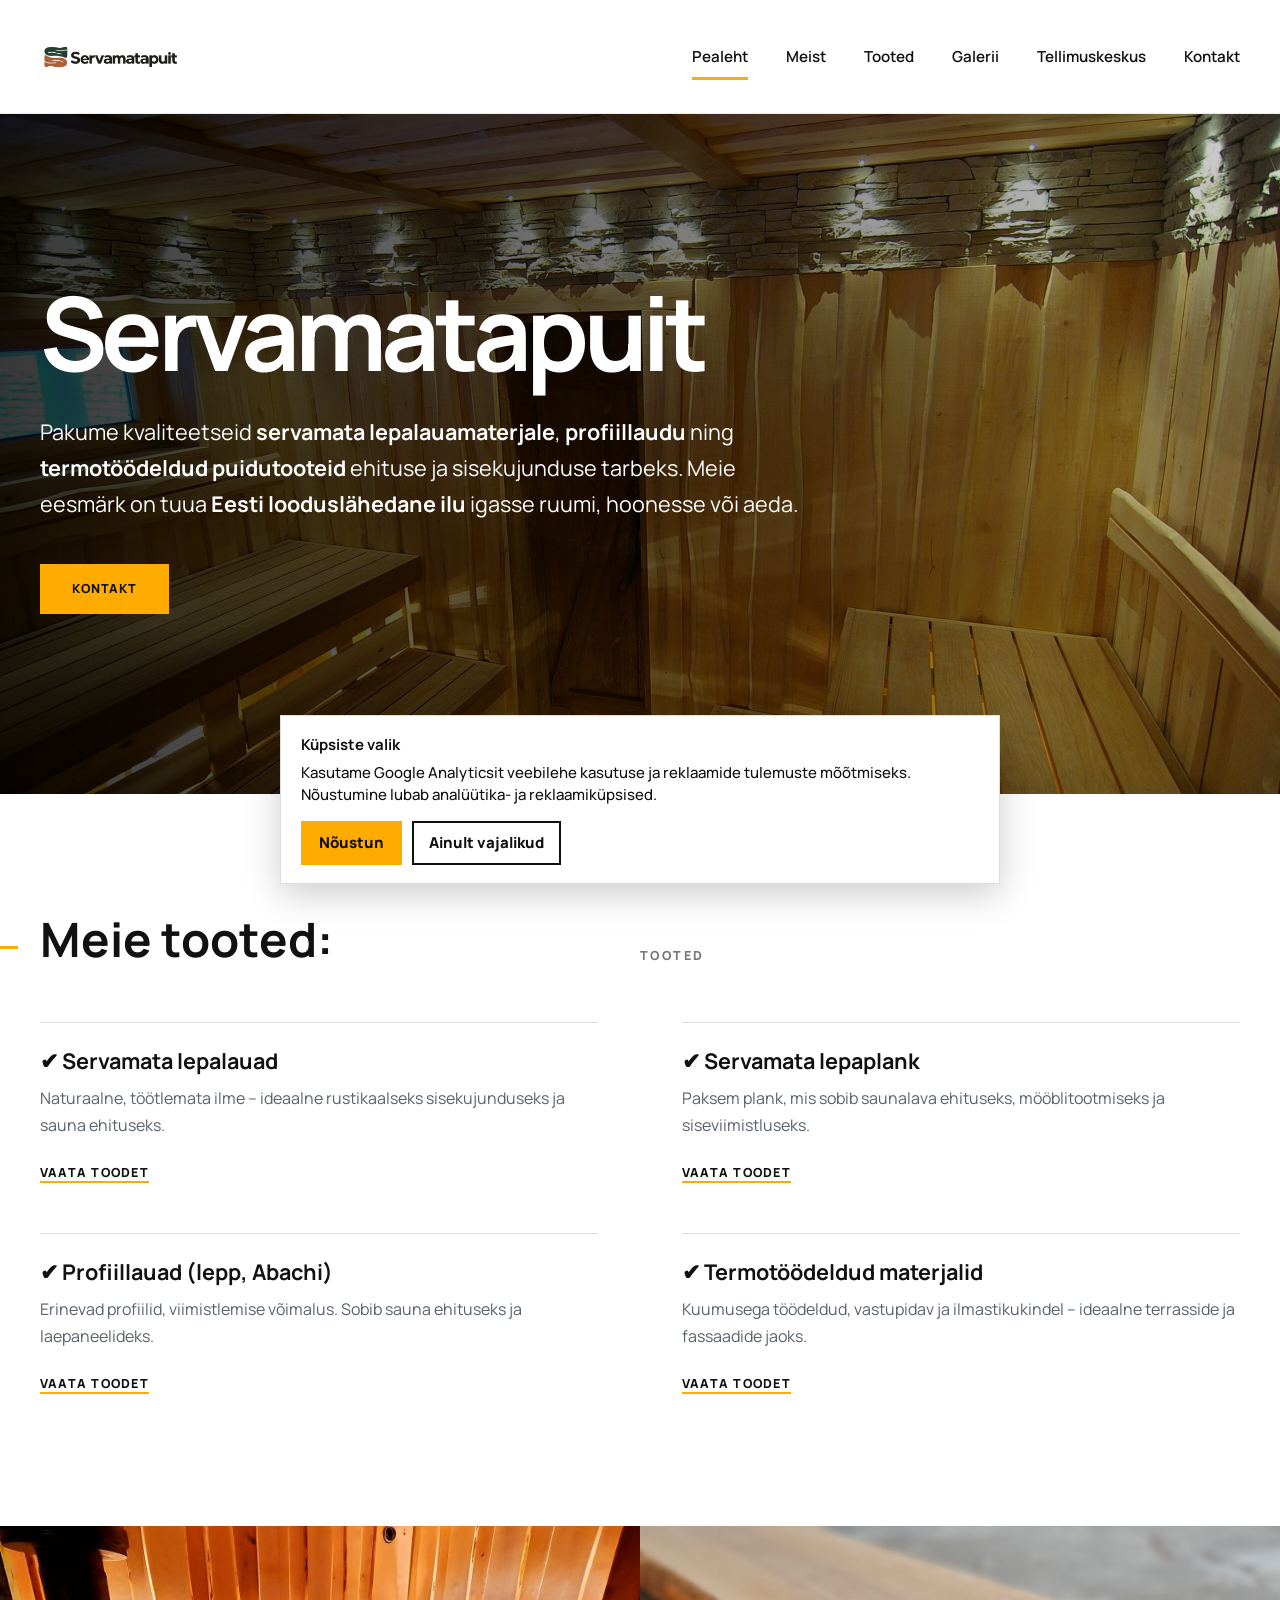
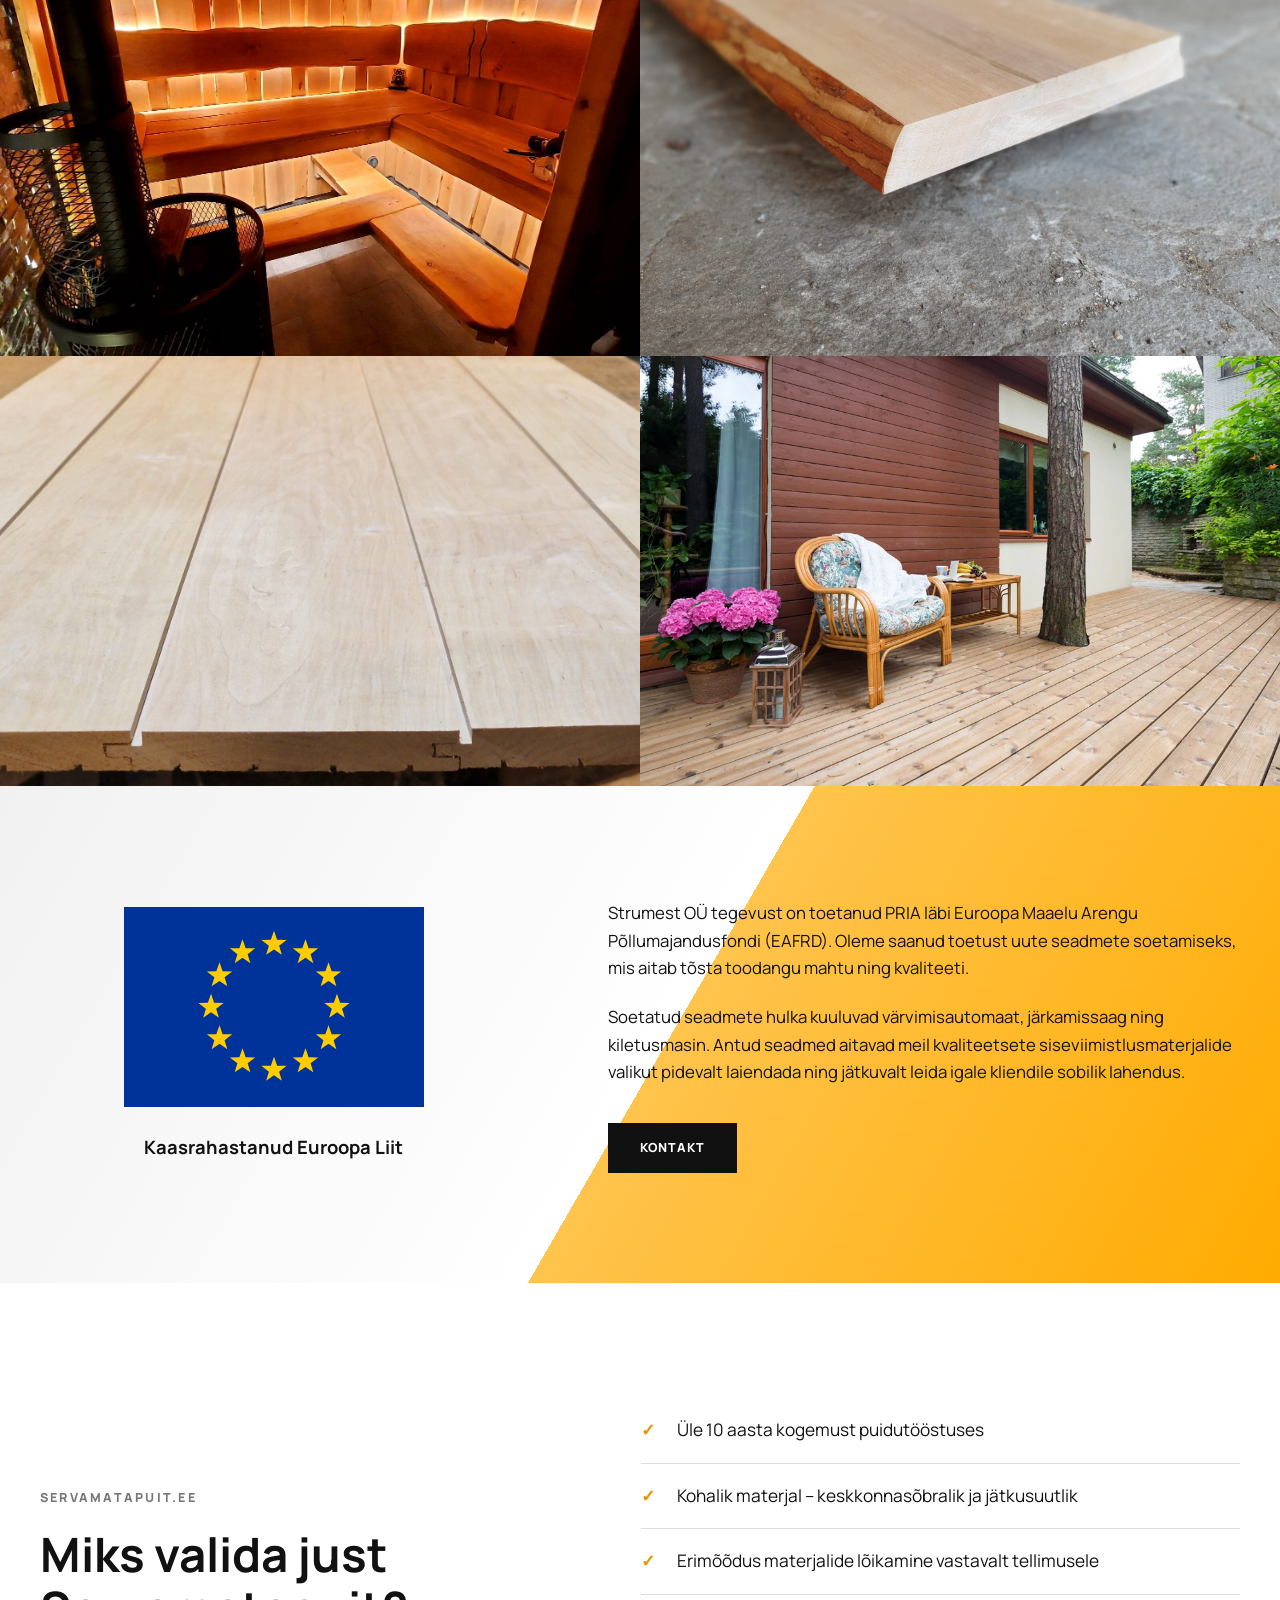
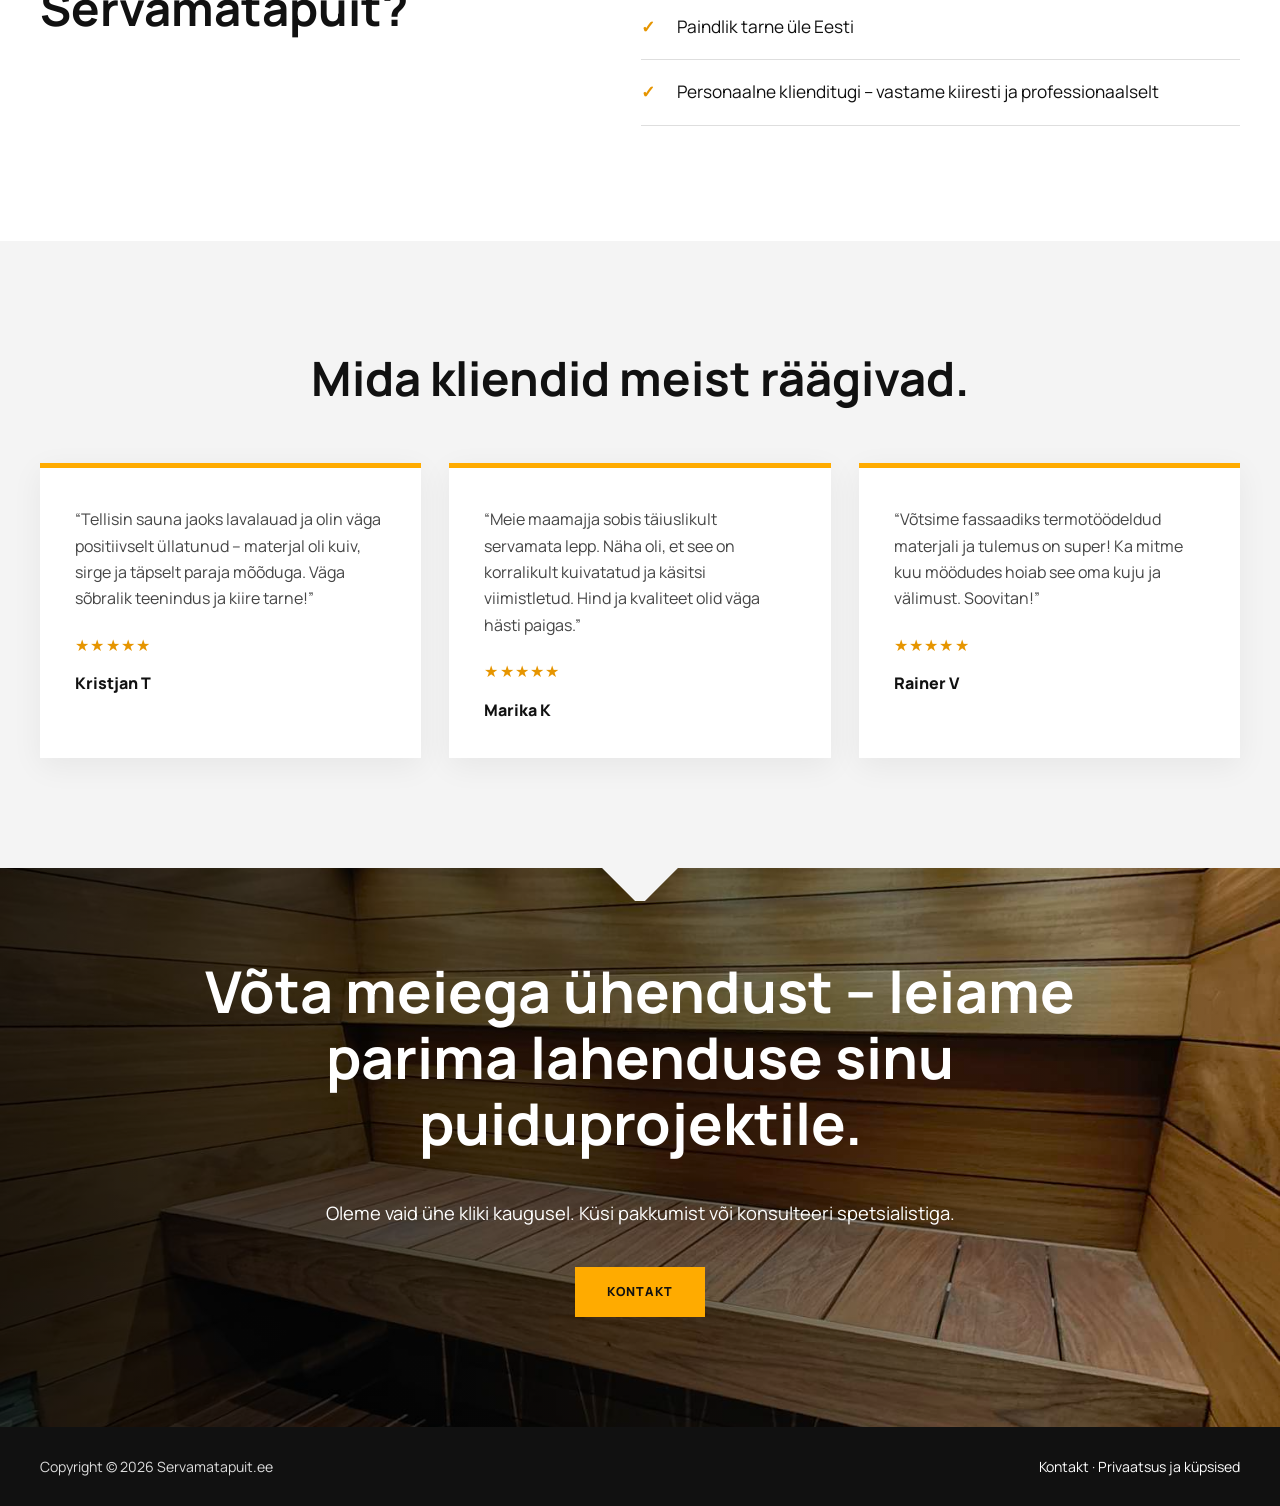
<file: index.html>
<!doctype html><html lang='et'><head><meta charset='utf-8'><meta name='viewport' content='width=device-width,initial-scale=1'><meta name='google-site-verification' content='ieFCUeWB4pUqxDX980S_COd47kW6NTU7FPkbfUWJFUU'><meta name='referrer' content='strict-origin-when-cross-origin'><title>Servamata lepp, saunamaterjalid ja termopuit | Servamatapuit</title><meta name='description' content='Servamata lepp, sauna- ja termopuit sinu projektile. Eesti tootja Strumest OÜ Viljandimaal.'><link rel='canonical' href='https://servamatapuit.ee/'><meta property='og:title' content='Servamata lepp, saunamaterjalid ja termopuit | Servamatapuit'><meta property='og:description' content='Servamata lepp, sauna- ja termopuit sinu projektile. Eesti tootja Strumest OÜ Viljandimaal.'><meta property='og:type' content='website'><meta property='og:url' content='https://servamatapuit.ee/'><meta property='og:image' content='https://servamatapuit.ee/assets/oksavaba-servamata-lepp.jpg'><script type='application/ld+json'>{"@context":"https://schema.org","@graph":[{"@type":"WebSite","@id":"https://servamatapuit.ee/#website","url":"https://servamatapuit.ee/","name":"Servamatapuit","inLanguage":"et"},{"@type":"LocalBusiness","@id":"https://servamatapuit.ee/#business","name":"Strumest OÜ – Servamatapuit","url":"https://servamatapuit.ee/","logo":"https://servamatapuit.ee/assets/servamatapuit-logo-tight.png","image":"https://servamatapuit.ee/assets/oksavaba-servamata-lepp.jpg","telephone":"+37255523176","email":"strumest@hotmail.com","priceRange":"€€","address":{"@type":"PostalAddress","streetAddress":"Saekaatri","addressLocality":"Taganurga","addressRegion":"Viljandi maakond","addressCountry":"EE"}}]}</script><link rel='icon' href='/assets/servamatapuit-logo-tight.png'><link rel='stylesheet' href='/assets/style.css'></head><body><header class='site-header'><a class='skip' href='#sisu'>Liigu sisu juurde</a><div class='wrap nav'><a class='brand' href='/' aria-label='Servamatapuit avaleht'><img src='/assets/servamatapuit-logo-tight.png' alt='Servamatapuit'></a><button class='mobile-toggle' aria-label='Ava menüü' aria-expanded='false'>☰</button><nav class='menu' aria-label='Peamenüü'><a href='/' aria-current="page">Pealeht</a>
<a href='/meist/'>Meist</a>
<a href='/tooted/'>Tooted</a>
<a href='/galerii/'>Galerii</a>
<a href='/hinnaparing/'>Tellimuskeskus</a>
<a href='/kontakt/'>Kontakt</a></nav></div></header><main id='sisu'><section class='legacy-hero'><div class='legacy-overlay'></div><div class='wrap legacy-hero-content'><h1>Servamatapuit</h1><p>Pakume kvaliteetseid <strong>servamata lepalauamaterjale</strong>, <strong>profiillaudu</strong> ning <strong>termotöödeldud puidutooteid</strong> ehituse ja sisekujunduse tarbeks. Meie eesmärk on tuua <strong>Eesti looduslähedane ilu</strong> igasse ruumi, hoonesse või aeda.</p><a class='legacy-button' href='/kontakt/'>Kontakt</a></div><div class='pyramid bottom'></div></section>

<section class='legacy-products'><div class='pyramid top'></div><div class='wrap'><div class='legacy-title-row'><h2>Meie tooted:</h2><span>Tooted</span></div><div class='legacy-product-list'><article><h3>✔ Servamata lepalauad</h3><p>Naturaalne, töötlemata ilme – ideaalne rustikaalseks sisekujunduseks ja sauna ehituseks.</p><a href='/servamata-lepp/'>Vaata toodet</a></article><article><h3>✔ Servamata lepaplank</h3><p>Paksem plank, mis sobib saunalava ehituseks, mööblitootmiseks ja siseviimistluseks.</p><a href='/servamata-lepp/'>Vaata toodet</a></article><article><h3>✔ Profiillauad (lepp, Abachi)</h3><p>Erinevad profiilid, viimistlemise võimalus. Sobib sauna ehituseks ja laepaneelideks.</p><a href='/profiil-ja-voodrilauad/'>Vaata toodet</a></article><article><h3>✔ Termotöödeldud materjalid</h3><p>Kuumusega töödeldud, vastupidav ja ilmastikukindel – ideaalne terrasside ja fassaadide jaoks.</p><a href='/termopuit/'>Vaata toodet</a></article></div></div><div class='pyramid bottom'></div></section>

<section class='legacy-portfolio' aria-label='Toodete galerii'><a href='/servamata-lepp/'><img src='/assets/servamata-lepp-saunas.jpeg' alt='Servamata lepp saunas'><span>Servamata lepalauad</span></a><a href='/servamata-lepp/'><img src='/assets/lepaplank-35mm.jpg' alt='Servamata lepaplank'><span>Servamata lepaplank</span></a><a href='/profiil-ja-voodrilauad/'><img src='/assets/lepa-profiillaud.jpg' alt='Lepa profiillaud'><span>Profiillauad</span></a><a href='/termopuit/'><img src='/assets/termoaed-terrass.webp' alt='Termopuidust terrass'><span>Termotöödeldud materjalid</span></a></section>

<section class='legacy-eu'><div class='wrap legacy-eu-grid'><div class='eu-emblem'><img src='/assets/eu-emblem.svg' alt='Euroopa Liidu embleem'><strong>Kaasrahastanud Euroopa Liit</strong></div><div class='eu-copy'><p>Strumest OÜ tegevust on toetanud PRIA läbi Euroopa Maaelu Arengu Põllumajandusfondi (EAFRD). Oleme saanud toetust uute seadmete soetamiseks, mis aitab tõsta toodangu mahtu ning kvaliteeti.</p><p>Soetatud seadmete hulka kuuluvad värvimisautomaat, järkamissaag ning kiletusmasin. Antud seadmed aitavad meil kvaliteetsete siseviimistlusmaterjalide valikut pidevalt laiendada ning jätkuvalt leida igale kliendile sobilik lahendus.</p><a class='legacy-button dark' href='/kontakt/'>Kontakt</a></div></div></section>

<section class='legacy-why'><div class='wrap legacy-why-grid'><div><span class='section-label'>servamatapuit.ee</span><h2>Miks valida just Servamatapuit?</h2></div><ul><li>Üle 10 aasta kogemust puidutööstuses</li><li>Kohalik materjal – keskkonnasõbralik ja jätkusuutlik</li><li>Erimõõdus materjalide lõikamine vastavalt tellimusele</li><li>Paindlik tarne üle Eesti</li><li>Personaalne klienditugi – vastame kiiresti ja professionaalselt</li></ul></div></section>

<section class='legacy-testimonials'><div class='wrap'><h2>Mida kliendid meist räägivad.</h2><div class='testimonial-grid'><blockquote><p>“Tellisin sauna jaoks lavalauad ja olin väga positiivselt üllatunud – materjal oli kuiv, sirge ja täpselt paraja mõõduga. Väga sõbralik teenindus ja kiire tarne!”</p><div class='stars'>★★★★★</div><cite>Kristjan T</cite></blockquote><blockquote><p>“Meie maamajja sobis täiuslikult servamata lepp. Näha oli, et see on korralikult kuivatatud ja käsitsi viimistletud. Hind ja kvaliteet olid väga hästi paigas.”</p><div class='stars'>★★★★★</div><cite>Marika K</cite></blockquote><blockquote><p>“Võtsime fassaadiks termotöödeldud materjali ja tulemus on super! Ka mitme kuu möödudes hoiab see oma kuju ja välimust. Soovitan!”</p><div class='stars'>★★★★★</div><cite>Rainer V</cite></blockquote></div></div></section>

<section class='legacy-cta'><div class='legacy-overlay'></div><div class='pyramid top'></div><div class='wrap legacy-cta-content'><h2>Võta meiega ühendust – leiame parima lahenduse sinu puiduprojektile.</h2><p>Oleme vaid ühe kliki kaugusel. Küsi pakkumist või konsulteeri spetsialistiga.</p><a class='legacy-button' href='/kontakt/'>Kontakt</a></div></section></main><footer class='footer'><div class='wrap footer-line'><span>Copyright © 2026 Servamatapuit.ee</span><span><a href='/kontakt/'>Kontakt</a> · <a href='/privaatsus/'>Privaatsus ja küpsised</a></span></div></footer><script src='/assets/site.js' defer></script></body></html>
</file>
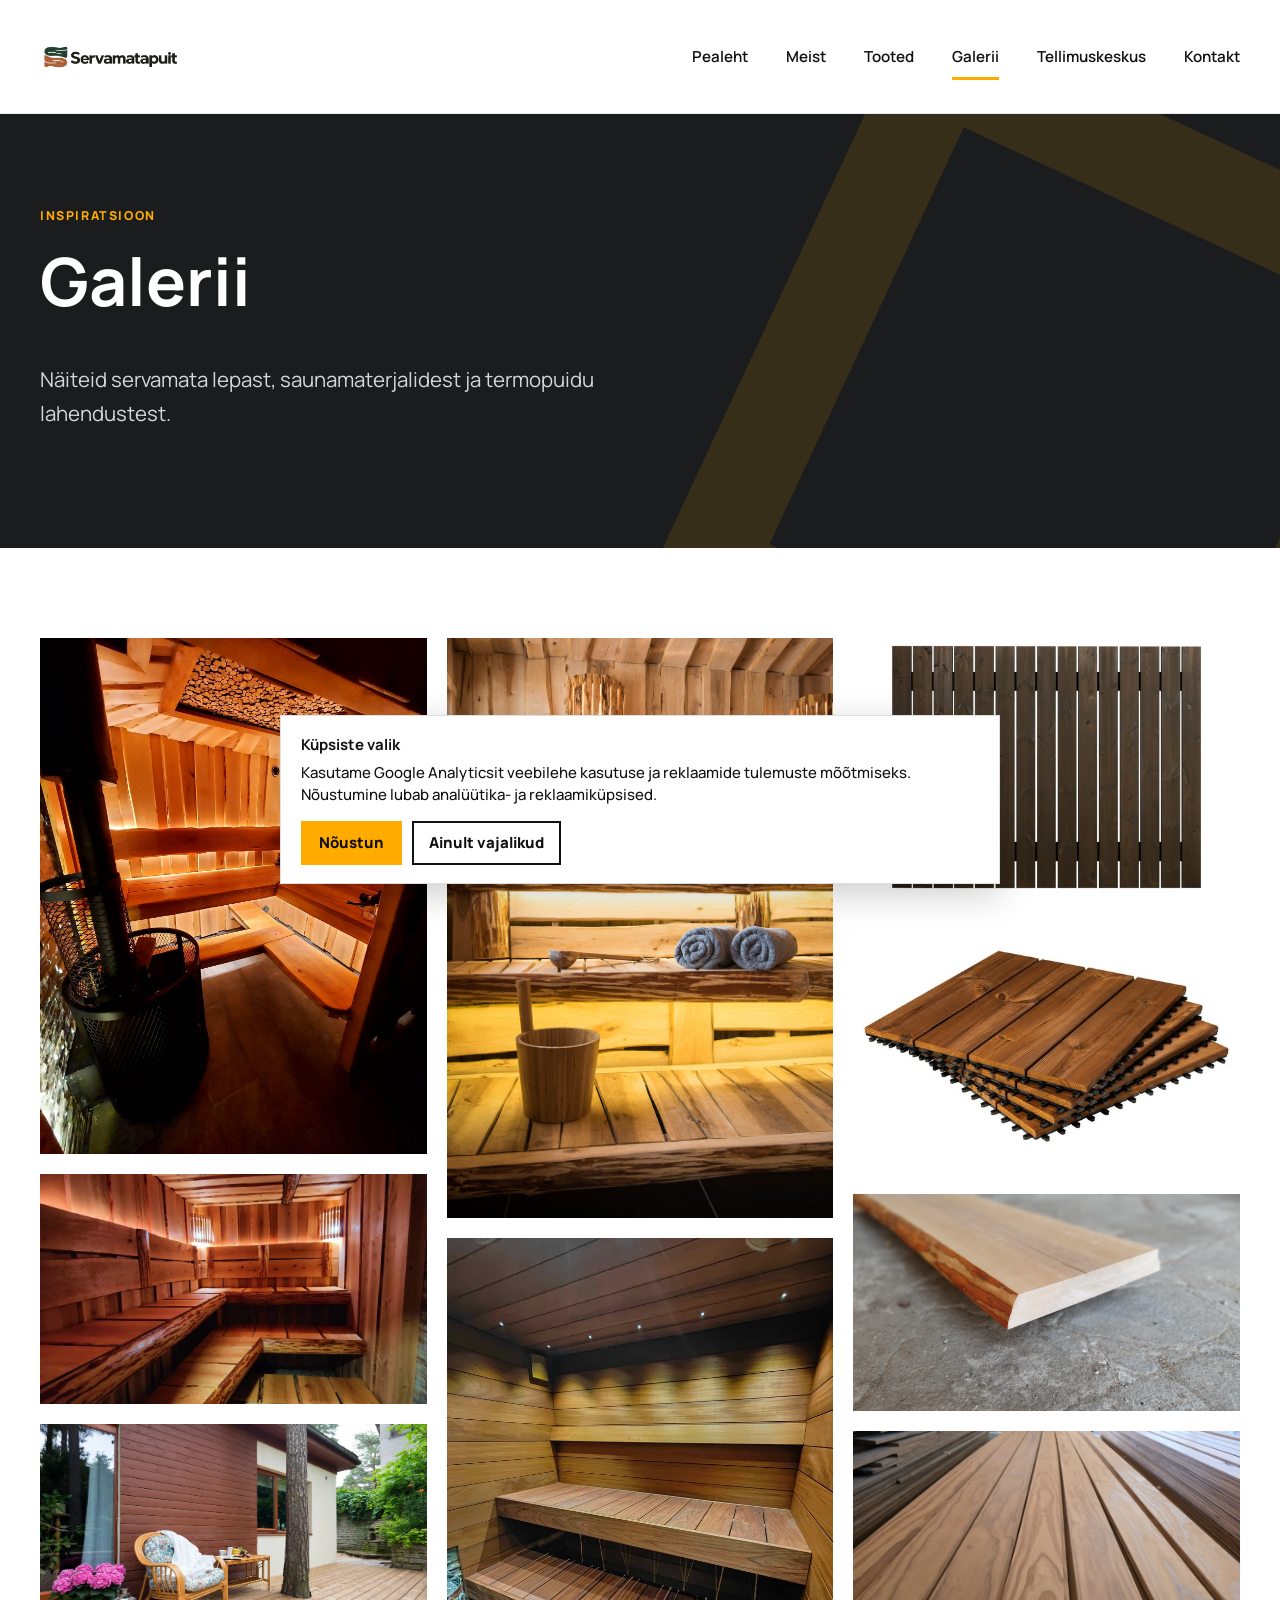
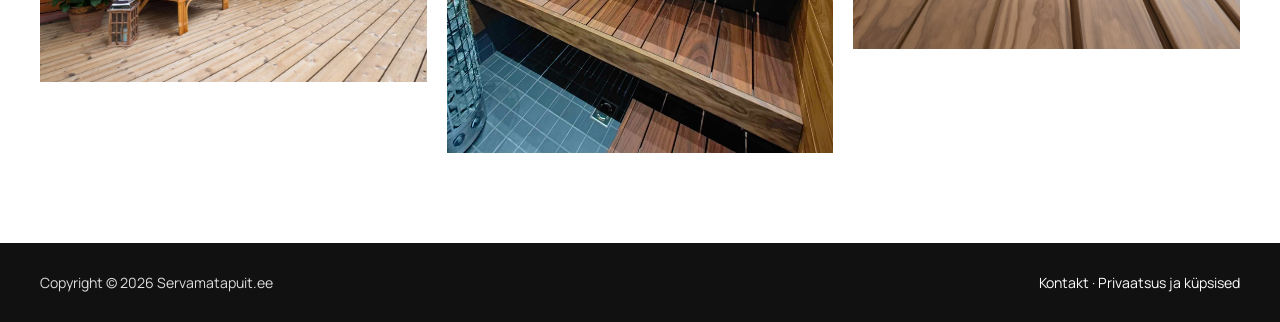
<file: galerii/index.html>
<!doctype html><html lang='et'><head><meta charset='utf-8'><meta name='viewport' content='width=device-width,initial-scale=1'><meta name='google-site-verification' content='ieFCUeWB4pUqxDX980S_COd47kW6NTU7FPkbfUWJFUU'><meta name='referrer' content='strict-origin-when-cross-origin'><title>Galerii | Servamatapuit</title><meta name='description' content='Inspiratsioon servamata lepa, sauna- ja termopuidu kasutamiseks.'><link rel='canonical' href='https://servamatapuit.ee/galerii/'><meta property='og:title' content='Galerii | Servamatapuit'><meta property='og:description' content='Inspiratsioon servamata lepa, sauna- ja termopuidu kasutamiseks.'><meta property='og:type' content='website'><meta property='og:url' content='https://servamatapuit.ee/galerii/'><meta property='og:image' content='https://servamatapuit.ee/assets/oksavaba-servamata-lepp.jpg'><script type='application/ld+json'>{"@context":"https://schema.org","@graph":[{"@type":"WebSite","@id":"https://servamatapuit.ee/#website","url":"https://servamatapuit.ee/","name":"Servamatapuit","inLanguage":"et"},{"@type":"LocalBusiness","@id":"https://servamatapuit.ee/#business","name":"Strumest OÜ – Servamatapuit","url":"https://servamatapuit.ee/","logo":"https://servamatapuit.ee/assets/servamatapuit-logo-tight.png","image":"https://servamatapuit.ee/assets/oksavaba-servamata-lepp.jpg","telephone":"+37255523176","email":"strumest@hotmail.com","priceRange":"€€","address":{"@type":"PostalAddress","streetAddress":"Saekaatri","addressLocality":"Taganurga","addressRegion":"Viljandi maakond","addressCountry":"EE"}}]}</script><link rel='icon' href='/assets/servamatapuit-logo-tight.png'><link rel='stylesheet' href='/assets/style.css'></head><body><header class='site-header'><a class='skip' href='#sisu'>Liigu sisu juurde</a><div class='wrap nav'><a class='brand' href='/' aria-label='Servamatapuit avaleht'><img src='/assets/servamatapuit-logo-tight.png' alt='Servamatapuit'></a><button class='mobile-toggle' aria-label='Ava menüü' aria-expanded='false'>☰</button><nav class='menu' aria-label='Peamenüü'><a href='/'>Pealeht</a>
<a href='/meist/'>Meist</a>
<a href='/tooted/'>Tooted</a>
<a href='/galerii/' aria-current="page">Galerii</a>
<a href='/hinnaparing/'>Tellimuskeskus</a>
<a href='/kontakt/'>Kontakt</a></nav></div></header><main id='sisu'><section class='hero'><div class='wrap'><span class='eyebrow'>Inspiratsioon</span><h1>Galerii</h1><p class='lead'>Näiteid servamata lepast, saunamaterjalidest ja termopuidu lahendustest.</p></div></section><section class='section'><div class='wrap gallery'><img src='/assets/servamata-lepp-saunas.jpeg' alt='Servamata lepp saunas'><img src='/assets/lepapuidust-saun.webp' alt='Lepapuidust saun'><img src='/assets/termoaed-terrass.webp' alt='Termopuidust terrass'><img src='/assets/servamata-lepp-sisekujunduses.jpg' alt='Servamata lepp sisekujunduses'><img src='/assets/termotoodeldud-puit-saunas.jpg' alt='Termotöödeldud puit saunas'><img src='/assets/termoaed-aiapaneel.jpg' alt='Termopuidust aiapaneel'><img src='/assets/termoaed-porandamoodulid.jpg' alt='Termopuidust põrandamoodulid'><img src='/assets/lepaplank-35mm.jpg' alt='35 mm lepaplank'><img src='/assets/radiata-sts-20x138-pealt.jpg' alt='Radiata männi voodrilaud'></div></section></main><footer class='footer'><div class='wrap footer-line'><span>Copyright © 2026 Servamatapuit.ee</span><span><a href='/kontakt/'>Kontakt</a> · <a href='/privaatsus/'>Privaatsus ja küpsised</a></span></div></footer><script src='/assets/site.js' defer></script></body></html>
</file>
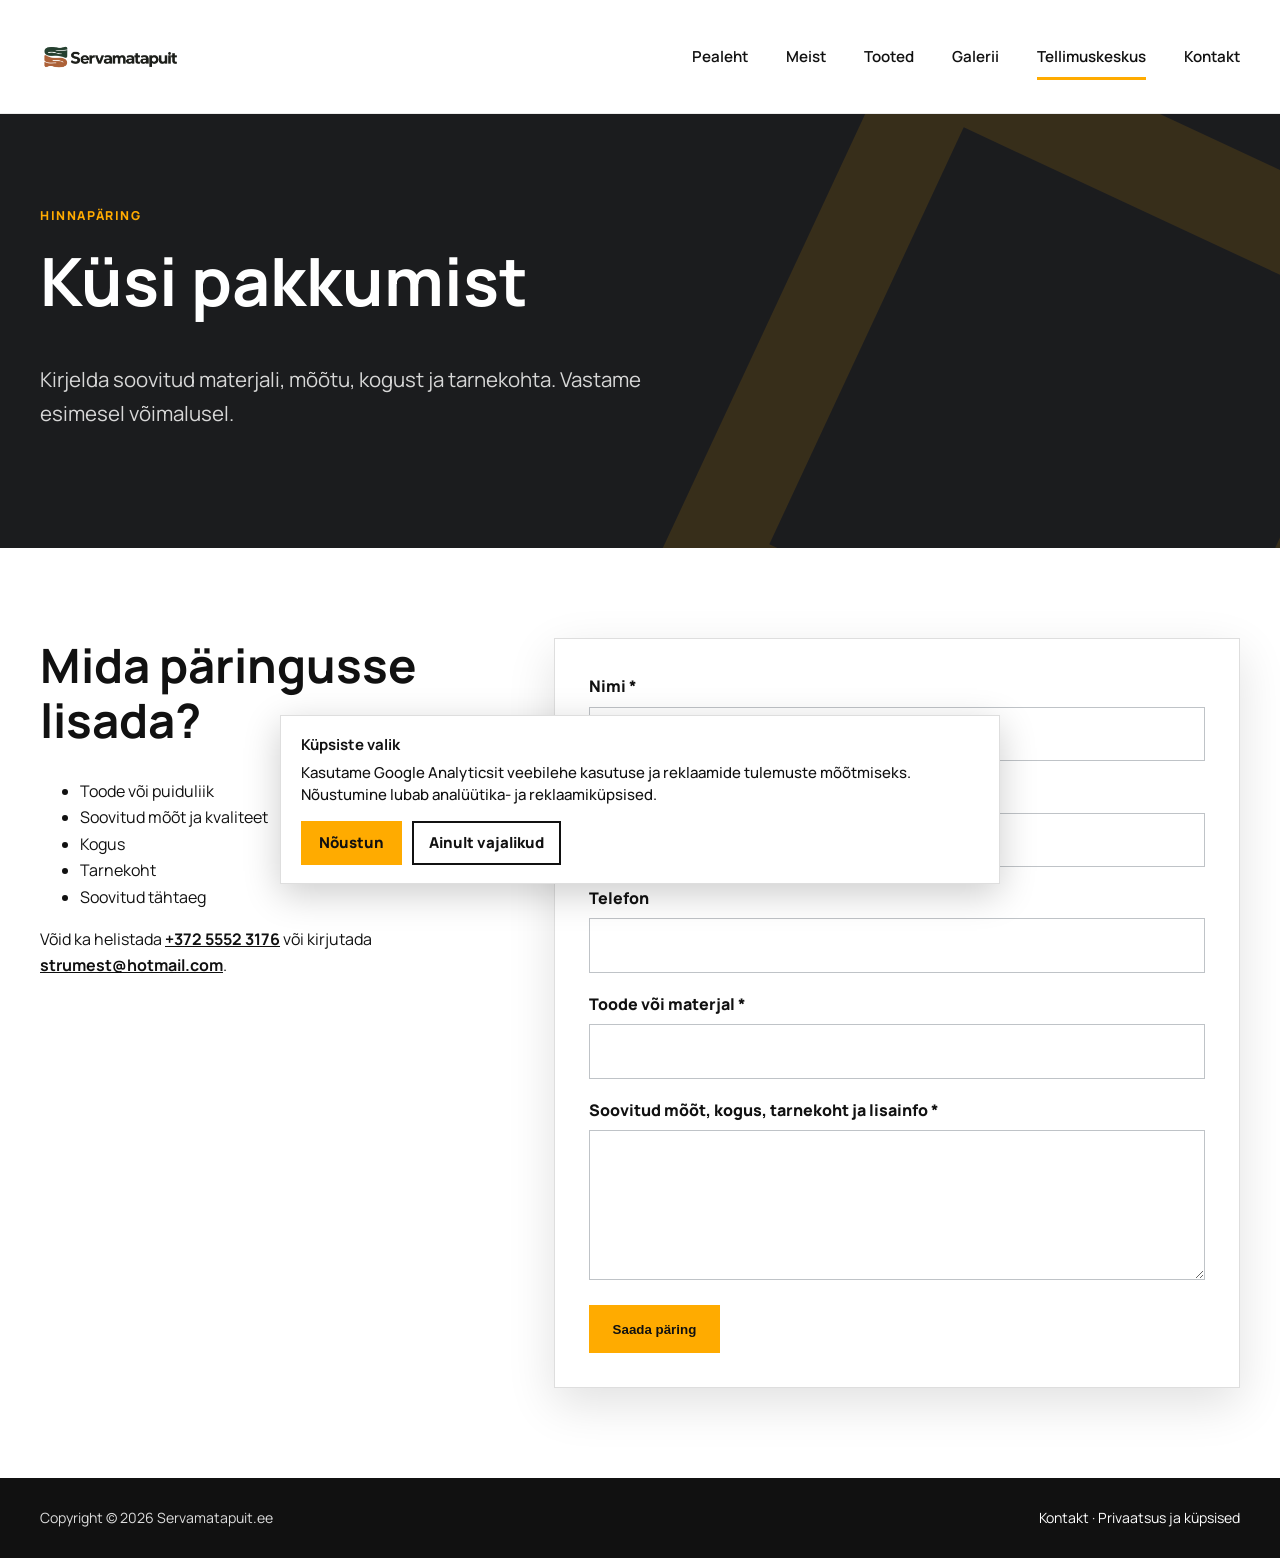
<file: hinnaparing/index.html>
<!doctype html><html lang='et'><head><meta charset='utf-8'><meta name='viewport' content='width=device-width,initial-scale=1'><meta name='google-site-verification' content='ieFCUeWB4pUqxDX980S_COd47kW6NTU7FPkbfUWJFUU'><meta name='referrer' content='strict-origin-when-cross-origin'><title>Küsi pakkumist | Servamatapuit</title><meta name='description' content='Saada Servamatapuidule hinnapäring: materjal, mõõt, kogus ja tarnekoht.'><link rel='canonical' href='https://servamatapuit.ee/hinnaparing/'><meta property='og:title' content='Küsi pakkumist | Servamatapuit'><meta property='og:description' content='Saada Servamatapuidule hinnapäring: materjal, mõõt, kogus ja tarnekoht.'><meta property='og:type' content='website'><meta property='og:url' content='https://servamatapuit.ee/hinnaparing/'><meta property='og:image' content='https://servamatapuit.ee/assets/oksavaba-servamata-lepp.jpg'><script type='application/ld+json'>{"@context":"https://schema.org","@graph":[{"@type":"WebSite","@id":"https://servamatapuit.ee/#website","url":"https://servamatapuit.ee/","name":"Servamatapuit","inLanguage":"et"},{"@type":"LocalBusiness","@id":"https://servamatapuit.ee/#business","name":"Strumest OÜ – Servamatapuit","url":"https://servamatapuit.ee/","logo":"https://servamatapuit.ee/assets/servamatapuit-logo-tight.png","image":"https://servamatapuit.ee/assets/oksavaba-servamata-lepp.jpg","telephone":"+37255523176","email":"strumest@hotmail.com","priceRange":"€€","address":{"@type":"PostalAddress","streetAddress":"Saekaatri","addressLocality":"Taganurga","addressRegion":"Viljandi maakond","addressCountry":"EE"}}]}</script><link rel='icon' href='/assets/servamatapuit-logo-tight.png'><link rel='stylesheet' href='/assets/style.css'></head><body><header class='site-header'><a class='skip' href='#sisu'>Liigu sisu juurde</a><div class='wrap nav'><a class='brand' href='/' aria-label='Servamatapuit avaleht'><img src='/assets/servamatapuit-logo-tight.png' alt='Servamatapuit'></a><button class='mobile-toggle' aria-label='Ava menüü' aria-expanded='false'>☰</button><nav class='menu' aria-label='Peamenüü'><a href='/'>Pealeht</a>
<a href='/meist/'>Meist</a>
<a href='/tooted/'>Tooted</a>
<a href='/galerii/'>Galerii</a>
<a href='/hinnaparing/' aria-current="page">Tellimuskeskus</a>
<a href='/kontakt/'>Kontakt</a></nav></div></header><main id='sisu'><section class='hero'><div class='wrap'><span class='eyebrow'>Hinnapäring</span><h1>Küsi pakkumist</h1><p class='lead'>Kirjelda soovitud materjali, mõõtu, kogust ja tarnekohta. Vastame esimesel võimalusel.</p></div></section><section class='section'><div class='wrap contact-grid'><div><h2>Mida päringusse lisada?</h2><ul><li>Toode või puiduliik</li><li>Soovitud mõõt ja kvaliteet</li><li>Kogus</li><li>Tarnekoht</li><li>Soovitud tähtaeg</li></ul><p>Võid ka helistada <a href='tel:+37255523176'><strong>+372 5552 3176</strong></a> või kirjutada <a href='mailto:strumest@hotmail.com'><strong>strumest@hotmail.com</strong></a>.</p></div><form class='form' data-quote-form action='https://formsubmit.co/ajax/strumest@hotmail.com' method='POST'><input type='hidden' name='_subject' value='Uus päring Servamatapuit.ee veebist'><input type='hidden' name='_cc' value='strumest@gmail.com'><input type='hidden' name='_template' value='table'><input type='hidden' name='_captcha' value='false'><input class='trap' tabindex='-1' autocomplete='off' name='_honey' aria-hidden='true'><div class='field'><label for='name'>Nimi *</label><input id='name' name='name' autocomplete='name' required></div><div class='field'><label for='email'>E-post *</label><input id='email' name='email' type='email' autocomplete='email' required></div><div class='field'><label for='phone'>Telefon</label><input id='phone' name='phone' type='tel' autocomplete='tel'></div><div class='field'><label for='product'>Toode või materjal *</label><input id='product' name='Toode või materjal' required></div><div class='field'><label for='details'>Soovitud mõõt, kogus, tarnekoht ja lisainfo *</label><textarea id='details' name='Soovitud mõõt, kogus, tarnekoht ja lisainfo' required></textarea></div><button class='btn' type='submit'>Saada päring</button><p class='status' role='status' aria-live='polite'></p></form></div></section></main><footer class='footer'><div class='wrap footer-line'><span>Copyright © 2026 Servamatapuit.ee</span><span><a href='/kontakt/'>Kontakt</a> · <a href='/privaatsus/'>Privaatsus ja küpsised</a></span></div></footer><script src='/assets/site.js' defer></script></body></html>
</file>
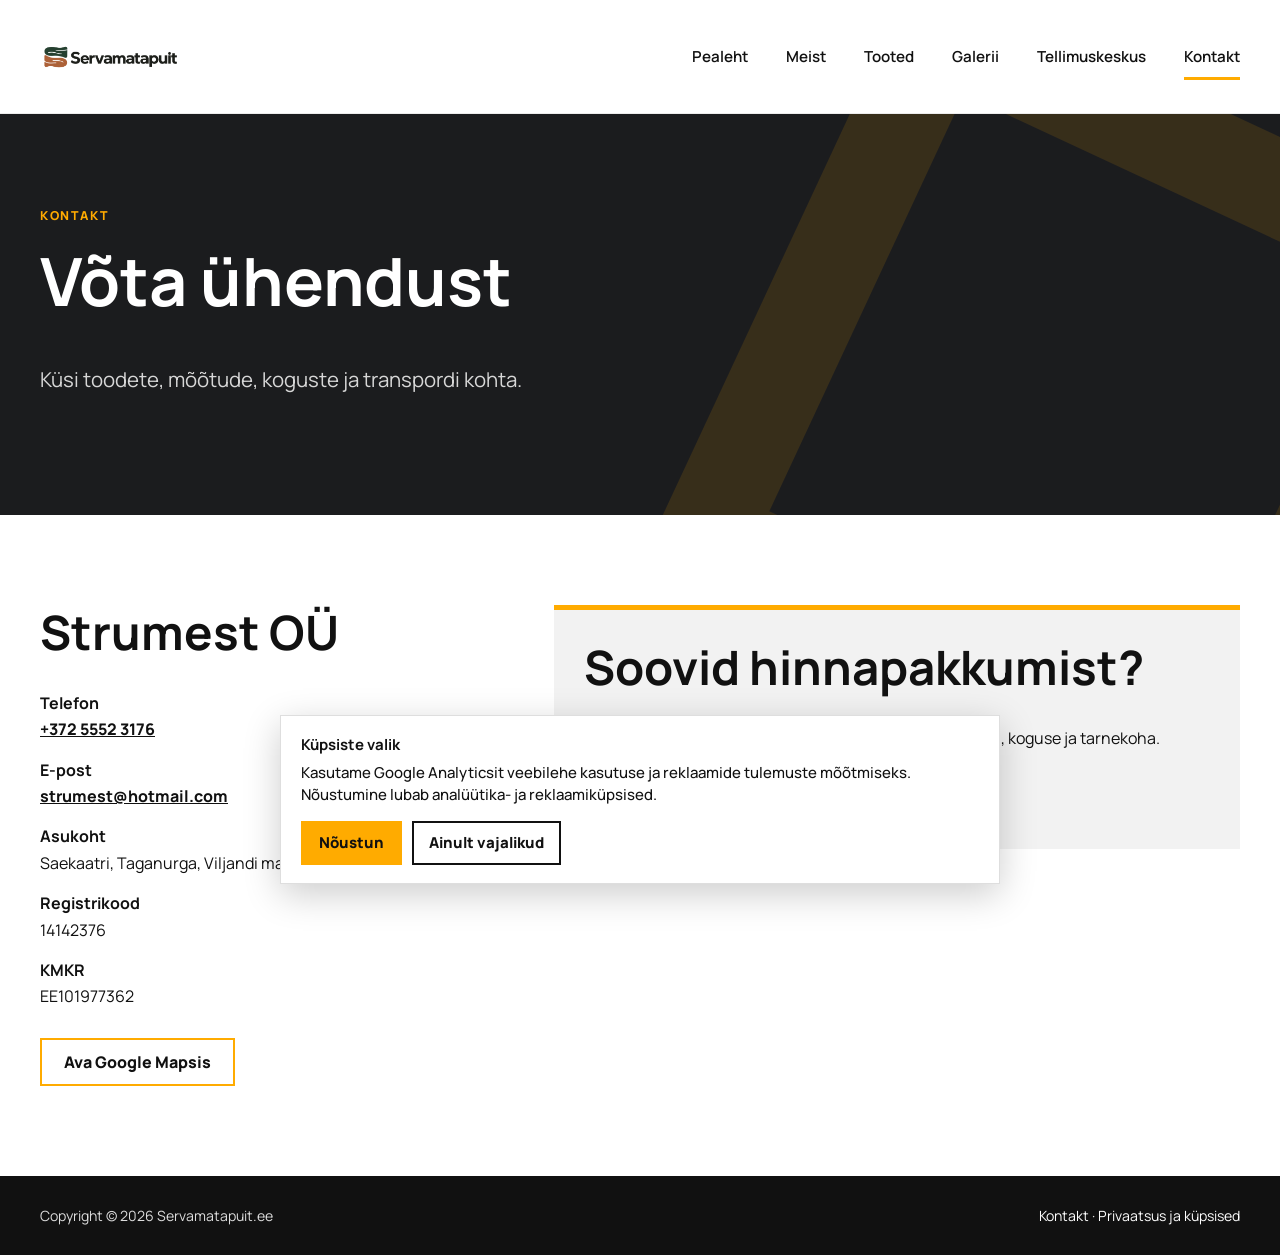
<file: kontakt/index.html>
<!doctype html><html lang='et'><head><meta charset='utf-8'><meta name='viewport' content='width=device-width,initial-scale=1'><meta name='google-site-verification' content='ieFCUeWB4pUqxDX980S_COd47kW6NTU7FPkbfUWJFUU'><meta name='referrer' content='strict-origin-when-cross-origin'><title>Kontakt | Servamatapuit</title><meta name='description' content='Strumest OÜ kontakt: +372 5552 3176, strumest@hotmail.com, Viljandimaa.'><link rel='canonical' href='https://servamatapuit.ee/kontakt/'><meta property='og:title' content='Kontakt | Servamatapuit'><meta property='og:description' content='Strumest OÜ kontakt: +372 5552 3176, strumest@hotmail.com, Viljandimaa.'><meta property='og:type' content='website'><meta property='og:url' content='https://servamatapuit.ee/kontakt/'><meta property='og:image' content='https://servamatapuit.ee/assets/oksavaba-servamata-lepp.jpg'><script type='application/ld+json'>{"@context":"https://schema.org","@graph":[{"@type":"WebSite","@id":"https://servamatapuit.ee/#website","url":"https://servamatapuit.ee/","name":"Servamatapuit","inLanguage":"et"},{"@type":"LocalBusiness","@id":"https://servamatapuit.ee/#business","name":"Strumest OÜ – Servamatapuit","url":"https://servamatapuit.ee/","logo":"https://servamatapuit.ee/assets/servamatapuit-logo-tight.png","image":"https://servamatapuit.ee/assets/oksavaba-servamata-lepp.jpg","telephone":"+37255523176","email":"strumest@hotmail.com","priceRange":"€€","address":{"@type":"PostalAddress","streetAddress":"Saekaatri","addressLocality":"Taganurga","addressRegion":"Viljandi maakond","addressCountry":"EE"}}]}</script><link rel='icon' href='/assets/servamatapuit-logo-tight.png'><link rel='stylesheet' href='/assets/style.css'></head><body><header class='site-header'><a class='skip' href='#sisu'>Liigu sisu juurde</a><div class='wrap nav'><a class='brand' href='/' aria-label='Servamatapuit avaleht'><img src='/assets/servamatapuit-logo-tight.png' alt='Servamatapuit'></a><button class='mobile-toggle' aria-label='Ava menüü' aria-expanded='false'>☰</button><nav class='menu' aria-label='Peamenüü'><a href='/'>Pealeht</a>
<a href='/meist/'>Meist</a>
<a href='/tooted/'>Tooted</a>
<a href='/galerii/'>Galerii</a>
<a href='/hinnaparing/'>Tellimuskeskus</a>
<a href='/kontakt/' aria-current="page">Kontakt</a></nav></div></header><main id='sisu'><section class='hero'><div class='wrap'><span class='eyebrow'>Kontakt</span><h1>Võta ühendust</h1><p class='lead'>Küsi toodete, mõõtude, koguste ja transpordi kohta.</p></div></section><section class='section'><div class='wrap contact-grid'><div><h2>Strumest OÜ</h2><ul class='contact-list'><li><strong>Telefon</strong><br><a href='tel:+37255523176'>+372 5552 3176</a></li><li><strong>E-post</strong><br><a href='mailto:strumest@hotmail.com'>strumest@hotmail.com</a></li><li><strong>Asukoht</strong><br>Saekaatri, Taganurga, Viljandi maakond</li><li><strong>Registrikood</strong><br>14142376</li><li><strong>KMKR</strong><br>EE101977362</li></ul><a class='btn alt' href='https://maps.google.com/?q=Saekaatri%2C+Taganurga%2C+Viljandi+maakond' rel='noopener'>Ava Google Mapsis</a></div><div class='sidebox' style='position:static'><h2>Soovid hinnapakkumist?</h2><p>Kiireima vastuse saad, kui lisad soovitud materjali, mõõdu, koguse ja tarnekoha.</p><a class='btn' href='/hinnaparing/'>Täida päringuvorm</a></div></div></section></main><footer class='footer'><div class='wrap footer-line'><span>Copyright © 2026 Servamatapuit.ee</span><span><a href='/kontakt/'>Kontakt</a> · <a href='/privaatsus/'>Privaatsus ja küpsised</a></span></div></footer><script src='/assets/site.js' defer></script></body></html>
</file>
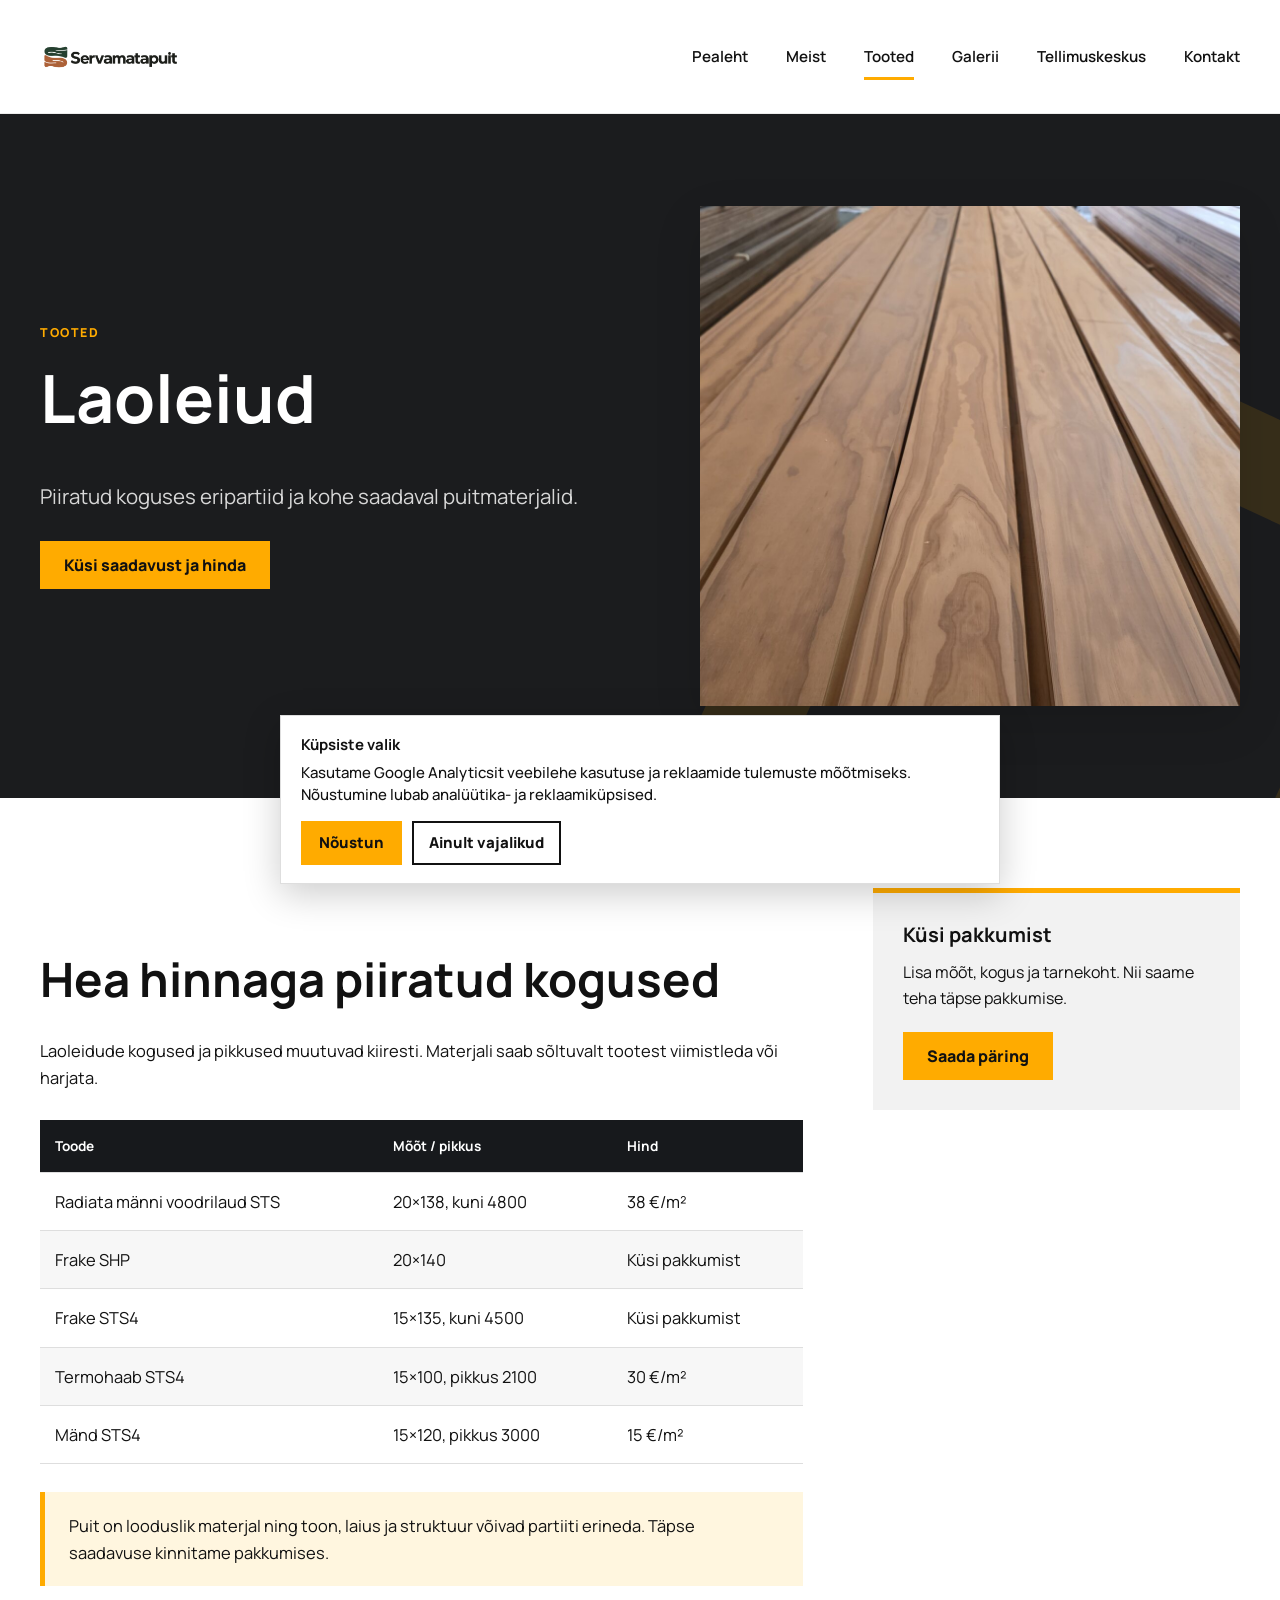
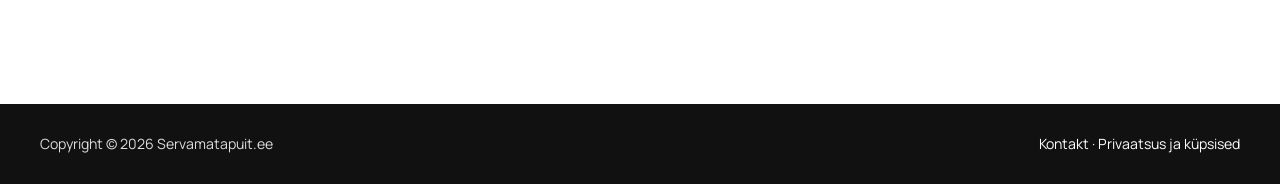
<file: laoleiud/index.html>
<!doctype html><html lang='et'><head><meta charset='utf-8'><meta name='viewport' content='width=device-width,initial-scale=1'><meta name='google-site-verification' content='ieFCUeWB4pUqxDX980S_COd47kW6NTU7FPkbfUWJFUU'><meta name='referrer' content='strict-origin-when-cross-origin'><title>Laoleiud | Servamatapuit</title><meta name='description' content='Piiratud koguses eripartiid ja kohe saadaval puitmaterjalid.'><link rel='canonical' href='https://servamatapuit.ee/laoleiud/'><meta property='og:title' content='Laoleiud | Servamatapuit'><meta property='og:description' content='Piiratud koguses eripartiid ja kohe saadaval puitmaterjalid.'><meta property='og:type' content='website'><meta property='og:url' content='https://servamatapuit.ee/laoleiud/'><meta property='og:image' content='https://servamatapuit.ee/assets/oksavaba-servamata-lepp.jpg'><script type='application/ld+json'>{"@context":"https://schema.org","@graph":[{"@type":"WebSite","@id":"https://servamatapuit.ee/#website","url":"https://servamatapuit.ee/","name":"Servamatapuit","inLanguage":"et"},{"@type":"LocalBusiness","@id":"https://servamatapuit.ee/#business","name":"Strumest OÜ – Servamatapuit","url":"https://servamatapuit.ee/","logo":"https://servamatapuit.ee/assets/servamatapuit-logo-tight.png","image":"https://servamatapuit.ee/assets/oksavaba-servamata-lepp.jpg","telephone":"+37255523176","email":"strumest@hotmail.com","priceRange":"€€","address":{"@type":"PostalAddress","streetAddress":"Saekaatri","addressLocality":"Taganurga","addressRegion":"Viljandi maakond","addressCountry":"EE"}}]}</script><link rel='icon' href='/assets/servamatapuit-logo-tight.png'><link rel='stylesheet' href='/assets/style.css'></head><body><header class='site-header'><a class='skip' href='#sisu'>Liigu sisu juurde</a><div class='wrap nav'><a class='brand' href='/' aria-label='Servamatapuit avaleht'><img src='/assets/servamatapuit-logo-tight.png' alt='Servamatapuit'></a><button class='mobile-toggle' aria-label='Ava menüü' aria-expanded='false'>☰</button><nav class='menu' aria-label='Peamenüü'><a href='/'>Pealeht</a>
<a href='/meist/'>Meist</a>
<a href='/tooted/' aria-current="page">Tooted</a>
<a href='/galerii/'>Galerii</a>
<a href='/hinnaparing/'>Tellimuskeskus</a>
<a href='/kontakt/'>Kontakt</a></nav></div></header><main id='sisu'><section class='hero'><div class='wrap hero-grid'><div><span class='eyebrow'>Tooted</span><h1>Laoleiud</h1><p class='lead'>Piiratud koguses eripartiid ja kohe saadaval puitmaterjalid.</p><div class='actions'><a class='btn' href='/hinnaparing/'>Küsi saadavust ja hinda</a></div></div><div class='hero-media'><img src='/assets/radiata-sts-20x138-pealt.jpg' alt='Radiata männi profiillaud'></div></div></section><section class='section'><div class='wrap content'><div class='prose'><h2>Hea hinnaga piiratud kogused</h2><p>Laoleidude kogused ja pikkused muutuvad kiiresti. Materjali saab sõltuvalt tootest viimistleda või harjata.</p><div class='table-wrap'><table><thead><tr><th>Toode</th><th>Mõõt / pikkus</th><th>Hind</th></tr></thead><tbody><tr><td>Radiata männi voodrilaud STS</td><td>20×138, kuni 4800</td><td>38 €/m²</td></tr><tr><td>Frake SHP</td><td>20×140</td><td>Küsi pakkumist</td></tr><tr><td>Frake STS4</td><td>15×135, kuni 4500</td><td>Küsi pakkumist</td></tr><tr><td>Termohaab STS4</td><td>15×100, pikkus 2100</td><td>30 €/m²</td></tr><tr><td>Mänd STS4</td><td>15×120, pikkus 3000</td><td>15 €/m²</td></tr></tbody></table></div><div class='notice'>Puit on looduslik materjal ning toon, laius ja struktuur võivad partiiti erineda. Täpse saadavuse kinnitame pakkumises.</div></div><aside class='sidebox'><h3>Küsi pakkumist</h3><p>Lisa mõõt, kogus ja tarnekoht. Nii saame teha täpse pakkumise.</p><a class='btn' href='/hinnaparing/'>Saada päring</a></aside></div></section></main><footer class='footer'><div class='wrap footer-line'><span>Copyright © 2026 Servamatapuit.ee</span><span><a href='/kontakt/'>Kontakt</a> · <a href='/privaatsus/'>Privaatsus ja küpsised</a></span></div></footer><script src='/assets/site.js' defer></script></body></html>
</file>
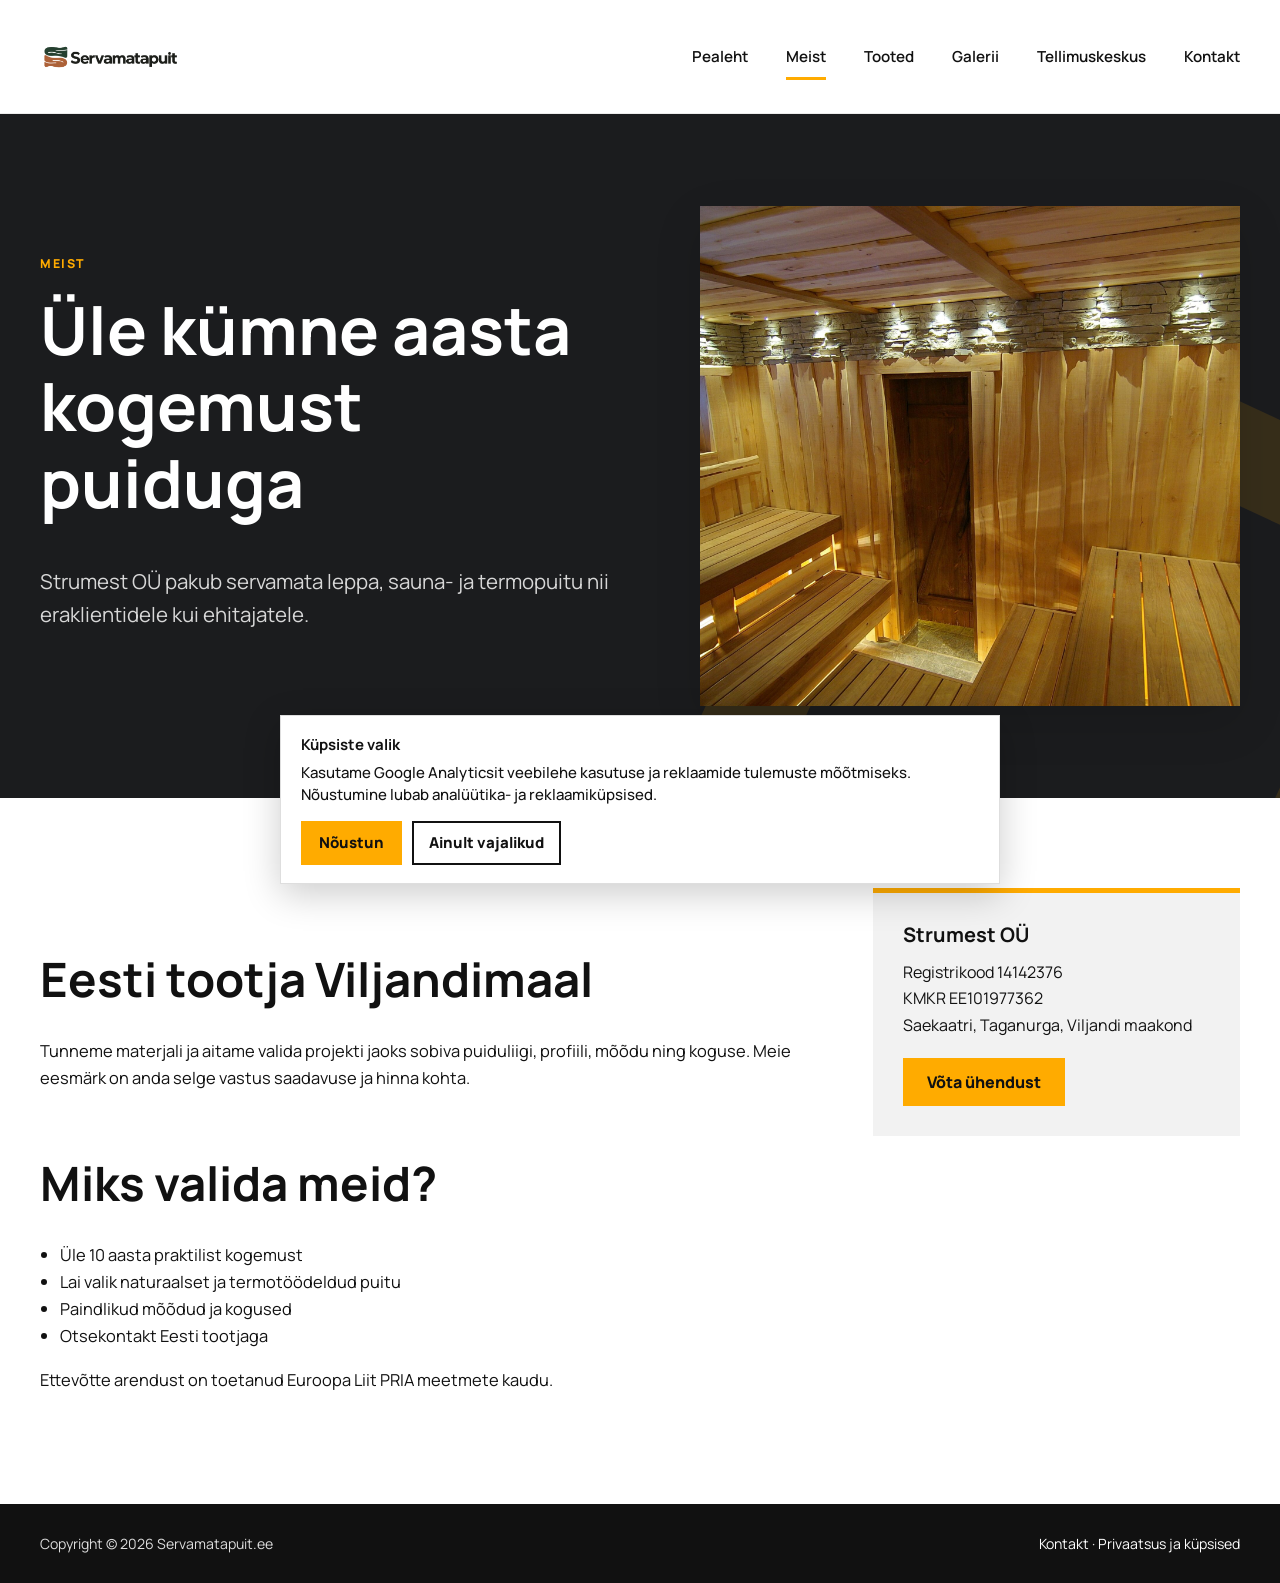
<file: meist/index.html>
<!doctype html><html lang='et'><head><meta charset='utf-8'><meta name='viewport' content='width=device-width,initial-scale=1'><meta name='google-site-verification' content='ieFCUeWB4pUqxDX980S_COd47kW6NTU7FPkbfUWJFUU'><meta name='referrer' content='strict-origin-when-cross-origin'><title>Meist | Servamatapuit</title><meta name='description' content='Strumest OÜ on üle kümne aasta kogemusega Eesti puitmaterjalide tootja Viljandimaal.'><link rel='canonical' href='https://servamatapuit.ee/meist/'><meta property='og:title' content='Meist | Servamatapuit'><meta property='og:description' content='Strumest OÜ on üle kümne aasta kogemusega Eesti puitmaterjalide tootja Viljandimaal.'><meta property='og:type' content='website'><meta property='og:url' content='https://servamatapuit.ee/meist/'><meta property='og:image' content='https://servamatapuit.ee/assets/oksavaba-servamata-lepp.jpg'><script type='application/ld+json'>{"@context":"https://schema.org","@graph":[{"@type":"WebSite","@id":"https://servamatapuit.ee/#website","url":"https://servamatapuit.ee/","name":"Servamatapuit","inLanguage":"et"},{"@type":"LocalBusiness","@id":"https://servamatapuit.ee/#business","name":"Strumest OÜ – Servamatapuit","url":"https://servamatapuit.ee/","logo":"https://servamatapuit.ee/assets/servamatapuit-logo-tight.png","image":"https://servamatapuit.ee/assets/oksavaba-servamata-lepp.jpg","telephone":"+37255523176","email":"strumest@hotmail.com","priceRange":"€€","address":{"@type":"PostalAddress","streetAddress":"Saekaatri","addressLocality":"Taganurga","addressRegion":"Viljandi maakond","addressCountry":"EE"}}]}</script><link rel='icon' href='/assets/servamatapuit-logo-tight.png'><link rel='stylesheet' href='/assets/style.css'></head><body><header class='site-header'><a class='skip' href='#sisu'>Liigu sisu juurde</a><div class='wrap nav'><a class='brand' href='/' aria-label='Servamatapuit avaleht'><img src='/assets/servamatapuit-logo-tight.png' alt='Servamatapuit'></a><button class='mobile-toggle' aria-label='Ava menüü' aria-expanded='false'>☰</button><nav class='menu' aria-label='Peamenüü'><a href='/'>Pealeht</a>
<a href='/meist/' aria-current="page">Meist</a>
<a href='/tooted/'>Tooted</a>
<a href='/galerii/'>Galerii</a>
<a href='/hinnaparing/'>Tellimuskeskus</a>
<a href='/kontakt/'>Kontakt</a></nav></div></header><main id='sisu'><section class='hero'><div class='wrap hero-grid'><div><span class='eyebrow'>Meist</span><h1>Üle kümne aasta kogemust puiduga</h1><p class='lead'>Strumest OÜ pakub servamata leppa, sauna- ja termopuitu nii eraklientidele kui ehitajatele.</p></div><div class='hero-media'><img src='/assets/oksavaba-servamata-lepp.jpg' alt='Oksavaba lepapuit'></div></div></section><section class='section'><div class='wrap content'><div class='prose'><h2>Eesti tootja Viljandimaal</h2><p>Tunneme materjali ja aitame valida projekti jaoks sobiva puiduliigi, profiili, mõõdu ning koguse. Meie eesmärk on anda selge vastus saadavuse ja hinna kohta.</p><h2>Miks valida meid?</h2><ul><li>Üle 10 aasta praktilist kogemust</li><li>Lai valik naturaalset ja termotöödeldud puitu</li><li>Paindlikud mõõdud ja kogused</li><li>Otsekontakt Eesti tootjaga</li></ul><p>Ettevõtte arendust on toetanud Euroopa Liit PRIA meetmete kaudu.</p></div><aside class='sidebox'><h3>Strumest OÜ</h3><p>Registrikood 14142376<br>KMKR EE101977362<br>Saekaatri, Taganurga, Viljandi maakond</p><a class='btn' href='/kontakt/'>Võta ühendust</a></aside></div></section></main><footer class='footer'><div class='wrap footer-line'><span>Copyright © 2026 Servamatapuit.ee</span><span><a href='/kontakt/'>Kontakt</a> · <a href='/privaatsus/'>Privaatsus ja küpsised</a></span></div></footer><script src='/assets/site.js' defer></script></body></html>
</file>
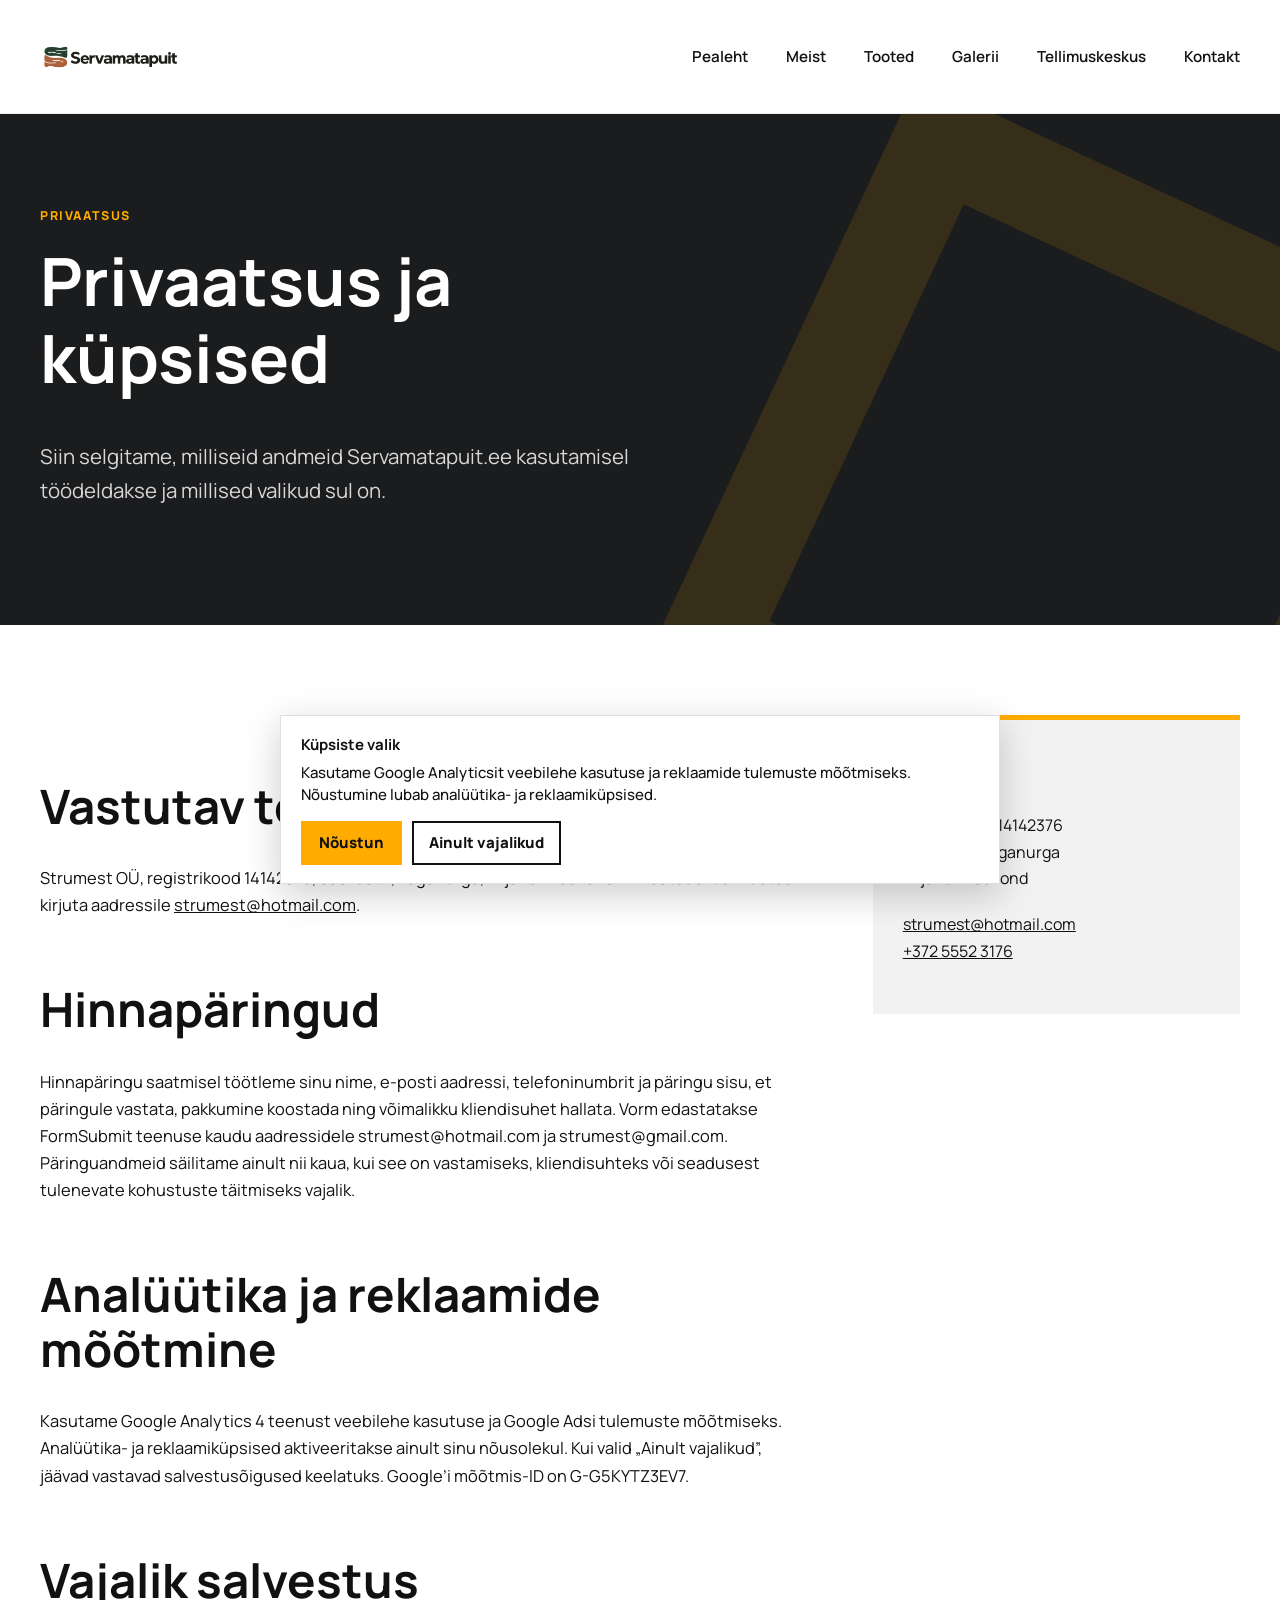
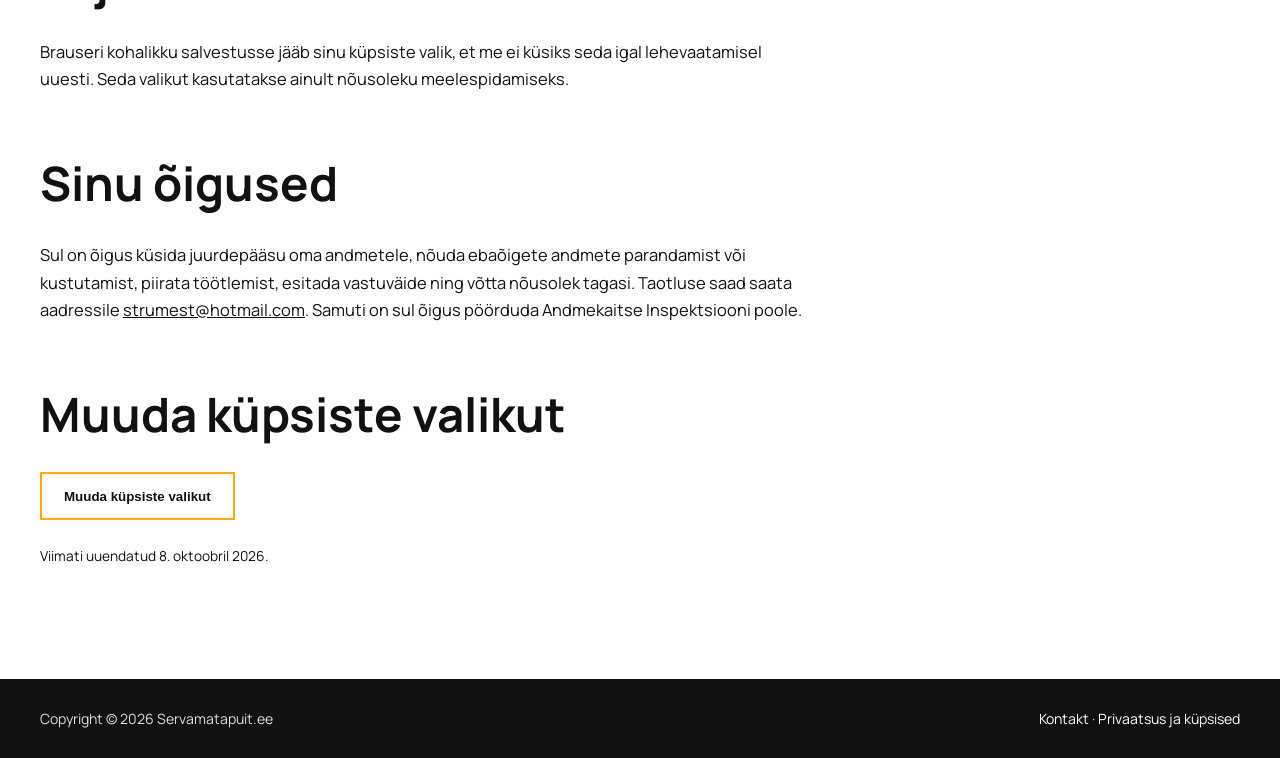
<file: privaatsus/index.html>
<!doctype html><html lang='et'><head><meta charset='utf-8'><meta name='viewport' content='width=device-width,initial-scale=1'><meta name='google-site-verification' content='ieFCUeWB4pUqxDX980S_COd47kW6NTU7FPkbfUWJFUU'><meta name='referrer' content='strict-origin-when-cross-origin'><title>Privaatsus ja küpsised | Servamatapuit</title><meta name='description' content='Servamatapuit.ee privaatsus- ja küpsisteave.'><link rel='canonical' href='https://servamatapuit.ee/privaatsus/'><meta property='og:title' content='Privaatsus ja küpsised | Servamatapuit'><meta property='og:description' content='Servamatapuit.ee privaatsus- ja küpsisteave.'><meta property='og:type' content='website'><meta property='og:url' content='https://servamatapuit.ee/privaatsus/'><meta property='og:image' content='https://servamatapuit.ee/assets/oksavaba-servamata-lepp.jpg'><script type='application/ld+json'>{"@context":"https://schema.org","@graph":[{"@type":"WebSite","@id":"https://servamatapuit.ee/#website","url":"https://servamatapuit.ee/","name":"Servamatapuit","inLanguage":"et"},{"@type":"LocalBusiness","@id":"https://servamatapuit.ee/#business","name":"Strumest OÜ – Servamatapuit","url":"https://servamatapuit.ee/","logo":"https://servamatapuit.ee/assets/servamatapuit-logo-tight.png","image":"https://servamatapuit.ee/assets/oksavaba-servamata-lepp.jpg","telephone":"+37255523176","email":"strumest@hotmail.com","priceRange":"€€","address":{"@type":"PostalAddress","streetAddress":"Saekaatri","addressLocality":"Taganurga","addressRegion":"Viljandi maakond","addressCountry":"EE"}}]}</script><link rel='icon' href='/assets/servamatapuit-logo-tight.png'><link rel='stylesheet' href='/assets/style.css'></head><body><header class='site-header'><a class='skip' href='#sisu'>Liigu sisu juurde</a><div class='wrap nav'><a class='brand' href='/' aria-label='Servamatapuit avaleht'><img src='/assets/servamatapuit-logo-tight.png' alt='Servamatapuit'></a><button class='mobile-toggle' aria-label='Ava menüü' aria-expanded='false'>☰</button><nav class='menu' aria-label='Peamenüü'><a href='/'>Pealeht</a>
<a href='/meist/'>Meist</a>
<a href='/tooted/'>Tooted</a>
<a href='/galerii/'>Galerii</a>
<a href='/hinnaparing/'>Tellimuskeskus</a>
<a href='/kontakt/'>Kontakt</a></nav></div></header><main id='sisu'><section class='hero'><div class='wrap'><span class='eyebrow'>Privaatsus</span><h1>Privaatsus ja küpsised</h1><p class='lead'>Siin selgitame, milliseid andmeid Servamatapuit.ee kasutamisel töödeldakse ja millised valikud sul on.</p></div></section><section class='section'><div class='wrap content'><div class='prose'><h2>Vastutav töötleja</h2><p>Strumest OÜ, registrikood 14142376, Saekaatri, Taganurga, Viljandi maakond. Privaatsusküsimustes kirjuta aadressile <a href='mailto:strumest@hotmail.com'>strumest@hotmail.com</a>.</p><h2>Hinnapäringud</h2><p>Hinnapäringu saatmisel töötleme sinu nime, e-posti aadressi, telefoninumbrit ja päringu sisu, et päringule vastata, pakkumine koostada ning võimalikku kliendisuhet hallata. Vorm edastatakse FormSubmit teenuse kaudu aadressidele strumest@hotmail.com ja strumest@gmail.com. Päringuandmeid säilitame ainult nii kaua, kui see on vastamiseks, kliendisuhteks või seadusest tulenevate kohustuste täitmiseks vajalik.</p><h2>Analüütika ja reklaamide mõõtmine</h2><p>Kasutame Google Analytics 4 teenust veebilehe kasutuse ja Google Adsi tulemuste mõõtmiseks. Analüütika- ja reklaamiküpsised aktiveeritakse ainult sinu nõusolekul. Kui valid „Ainult vajalikud”, jäävad vastavad salvestusõigused keelatuks. Google’i mõõtmis-ID on G-G5KYTZ3EV7.</p><h2>Vajalik salvestus</h2><p>Brauseri kohalikku salvestusse jääb sinu küpsiste valik, et me ei küsiks seda igal lehevaatamisel uuesti. Seda valikut kasutatakse ainult nõusoleku meelespidamiseks.</p><h2>Sinu õigused</h2><p>Sul on õigus küsida juurdepääsu oma andmetele, nõuda ebaõigete andmete parandamist või kustutamist, piirata töötlemist, esitada vastuväide ning võtta nõusolek tagasi. Taotluse saad saata aadressile <a href='mailto:strumest@hotmail.com'>strumest@hotmail.com</a>. Samuti on sul õigus pöörduda Andmekaitse Inspektsiooni poole.</p><h2>Muuda küpsiste valikut</h2><p><button class='btn alt' type='button' data-manage-consent>Muuda küpsiste valikut</button></p><p><small>Viimati uuendatud 8. oktoobril 2026.</small></p></div><aside class='sidebox'><h3>Kontakt</h3><p>Strumest OÜ<br>Registrikood 14142376<br>Saekaatri, Taganurga<br>Viljandi maakond</p><p><a href='mailto:strumest@hotmail.com'>strumest@hotmail.com</a><br><a href='tel:+37255523176'>+372 5552 3176</a></p></aside></div></section></main><footer class='footer'><div class='wrap footer-line'><span>Copyright © 2026 Servamatapuit.ee</span><span><a href='/kontakt/'>Kontakt</a> · <a href='/privaatsus/'>Privaatsus ja küpsised</a></span></div></footer><script src='/assets/site.js' defer></script></body></html>
</file>
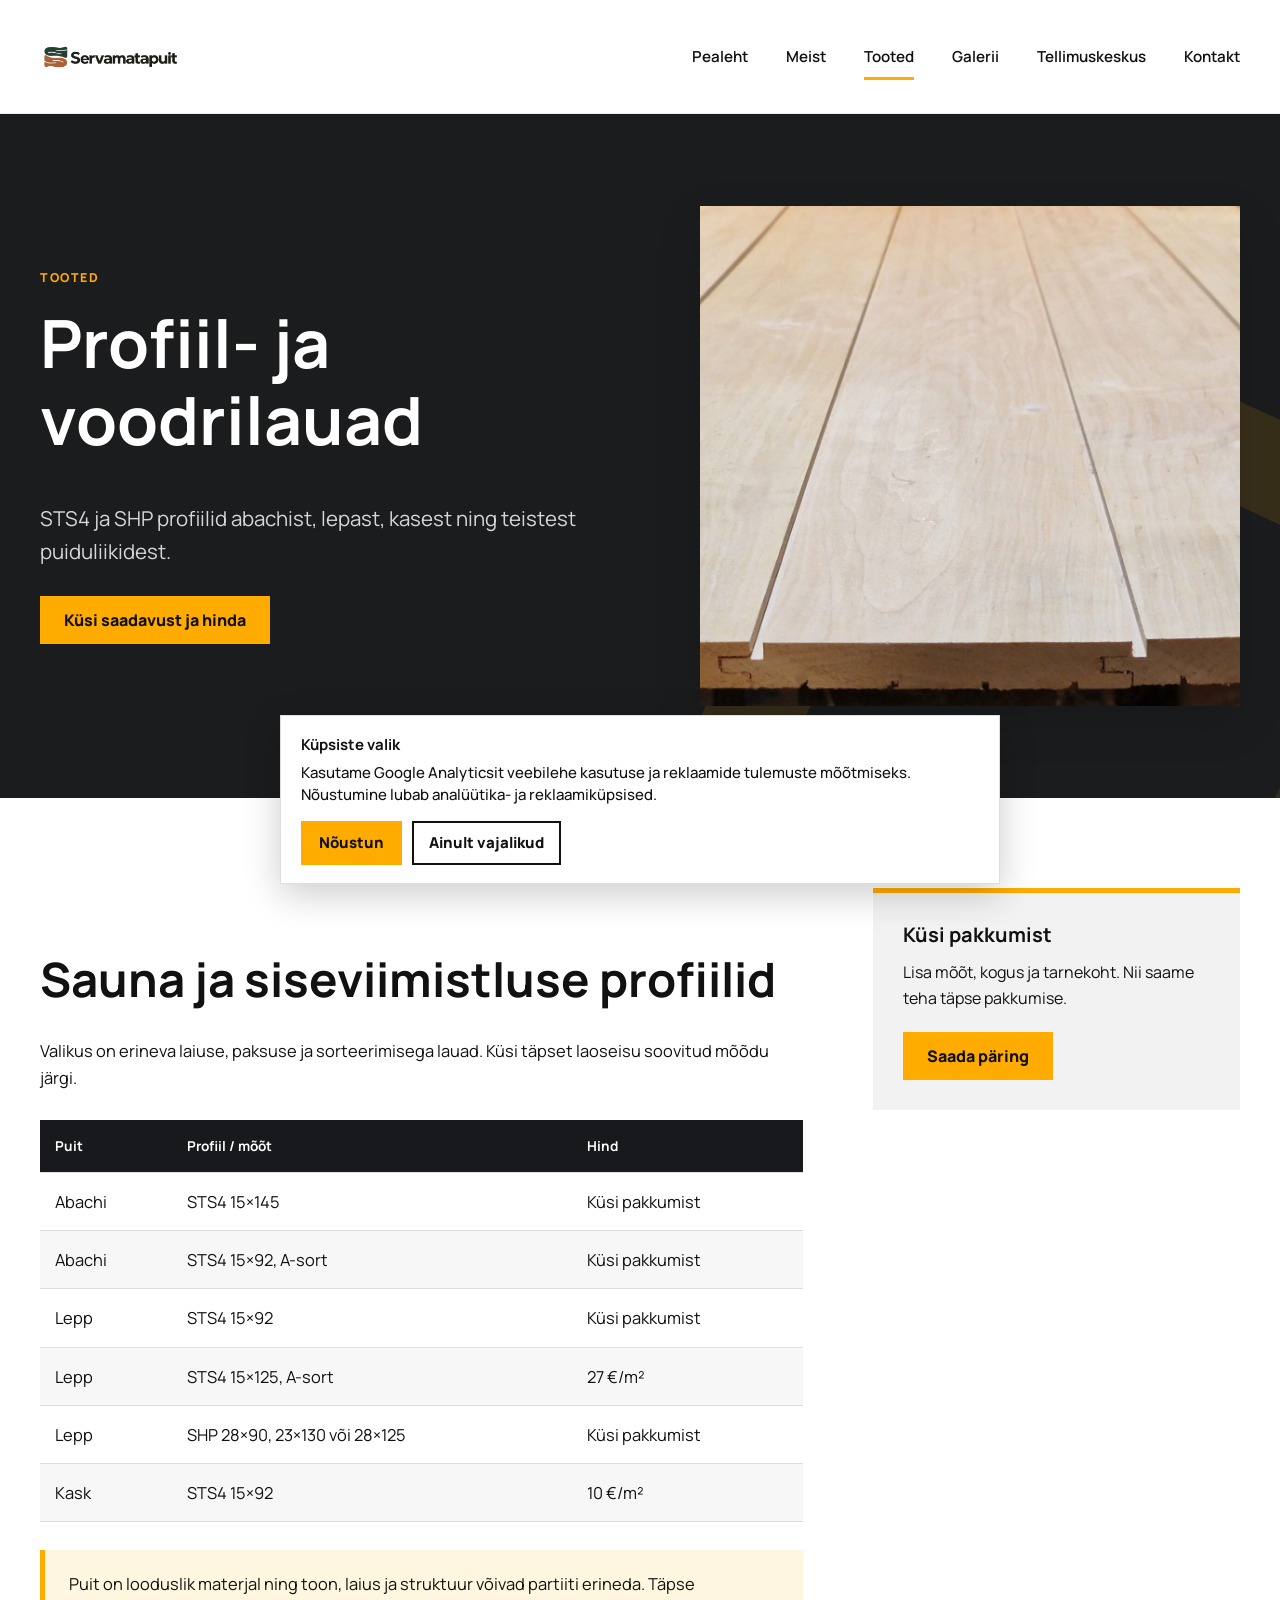
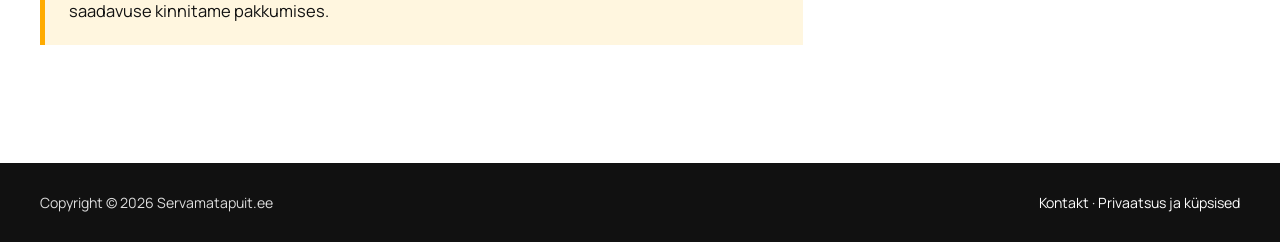
<file: profiil-ja-voodrilauad/index.html>
<!doctype html><html lang='et'><head><meta charset='utf-8'><meta name='viewport' content='width=device-width,initial-scale=1'><meta name='google-site-verification' content='ieFCUeWB4pUqxDX980S_COd47kW6NTU7FPkbfUWJFUU'><meta name='referrer' content='strict-origin-when-cross-origin'><title>Profiil- ja voodrilauad | Servamatapuit</title><meta name='description' content='STS4 ja SHP profiilid abachist, lepast, kasest ning teistest puiduliikidest.'><link rel='canonical' href='https://servamatapuit.ee/profiil-ja-voodrilauad/'><meta property='og:title' content='Profiil- ja voodrilauad | Servamatapuit'><meta property='og:description' content='STS4 ja SHP profiilid abachist, lepast, kasest ning teistest puiduliikidest.'><meta property='og:type' content='website'><meta property='og:url' content='https://servamatapuit.ee/profiil-ja-voodrilauad/'><meta property='og:image' content='https://servamatapuit.ee/assets/oksavaba-servamata-lepp.jpg'><script type='application/ld+json'>{"@context":"https://schema.org","@graph":[{"@type":"WebSite","@id":"https://servamatapuit.ee/#website","url":"https://servamatapuit.ee/","name":"Servamatapuit","inLanguage":"et"},{"@type":"LocalBusiness","@id":"https://servamatapuit.ee/#business","name":"Strumest OÜ – Servamatapuit","url":"https://servamatapuit.ee/","logo":"https://servamatapuit.ee/assets/servamatapuit-logo-tight.png","image":"https://servamatapuit.ee/assets/oksavaba-servamata-lepp.jpg","telephone":"+37255523176","email":"strumest@hotmail.com","priceRange":"€€","address":{"@type":"PostalAddress","streetAddress":"Saekaatri","addressLocality":"Taganurga","addressRegion":"Viljandi maakond","addressCountry":"EE"}}]}</script><link rel='icon' href='/assets/servamatapuit-logo-tight.png'><link rel='stylesheet' href='/assets/style.css'></head><body><header class='site-header'><a class='skip' href='#sisu'>Liigu sisu juurde</a><div class='wrap nav'><a class='brand' href='/' aria-label='Servamatapuit avaleht'><img src='/assets/servamatapuit-logo-tight.png' alt='Servamatapuit'></a><button class='mobile-toggle' aria-label='Ava menüü' aria-expanded='false'>☰</button><nav class='menu' aria-label='Peamenüü'><a href='/'>Pealeht</a>
<a href='/meist/'>Meist</a>
<a href='/tooted/' aria-current="page">Tooted</a>
<a href='/galerii/'>Galerii</a>
<a href='/hinnaparing/'>Tellimuskeskus</a>
<a href='/kontakt/'>Kontakt</a></nav></div></header><main id='sisu'><section class='hero'><div class='wrap hero-grid'><div><span class='eyebrow'>Tooted</span><h1>Profiil- ja voodrilauad</h1><p class='lead'>STS4 ja SHP profiilid abachist, lepast, kasest ning teistest puiduliikidest.</p><div class='actions'><a class='btn' href='/hinnaparing/'>Küsi saadavust ja hinda</a></div></div><div class='hero-media'><img src='/assets/lepa-profiillaud.jpg' alt='Lepa profiillaud'></div></div></section><section class='section'><div class='wrap content'><div class='prose'><h2>Sauna ja siseviimistluse profiilid</h2><p>Valikus on erineva laiuse, paksuse ja sorteerimisega lauad. Küsi täpset laoseisu soovitud mõõdu järgi.</p><div class='table-wrap'><table><thead><tr><th>Puit</th><th>Profiil / mõõt</th><th>Hind</th></tr></thead><tbody><tr><td>Abachi</td><td>STS4 15×145</td><td>Küsi pakkumist</td></tr><tr><td>Abachi</td><td>STS4 15×92, A-sort</td><td>Küsi pakkumist</td></tr><tr><td>Lepp</td><td>STS4 15×92</td><td>Küsi pakkumist</td></tr><tr><td>Lepp</td><td>STS4 15×125, A-sort</td><td>27 €/m²</td></tr><tr><td>Lepp</td><td>SHP 28×90, 23×130 või 28×125</td><td>Küsi pakkumist</td></tr><tr><td>Kask</td><td>STS4 15×92</td><td>10 €/m²</td></tr></tbody></table></div><div class='notice'>Puit on looduslik materjal ning toon, laius ja struktuur võivad partiiti erineda. Täpse saadavuse kinnitame pakkumises.</div></div><aside class='sidebox'><h3>Küsi pakkumist</h3><p>Lisa mõõt, kogus ja tarnekoht. Nii saame teha täpse pakkumise.</p><a class='btn' href='/hinnaparing/'>Saada päring</a></aside></div></section></main><footer class='footer'><div class='wrap footer-line'><span>Copyright © 2026 Servamatapuit.ee</span><span><a href='/kontakt/'>Kontakt</a> · <a href='/privaatsus/'>Privaatsus ja küpsised</a></span></div></footer><script src='/assets/site.js' defer></script></body></html>
</file>
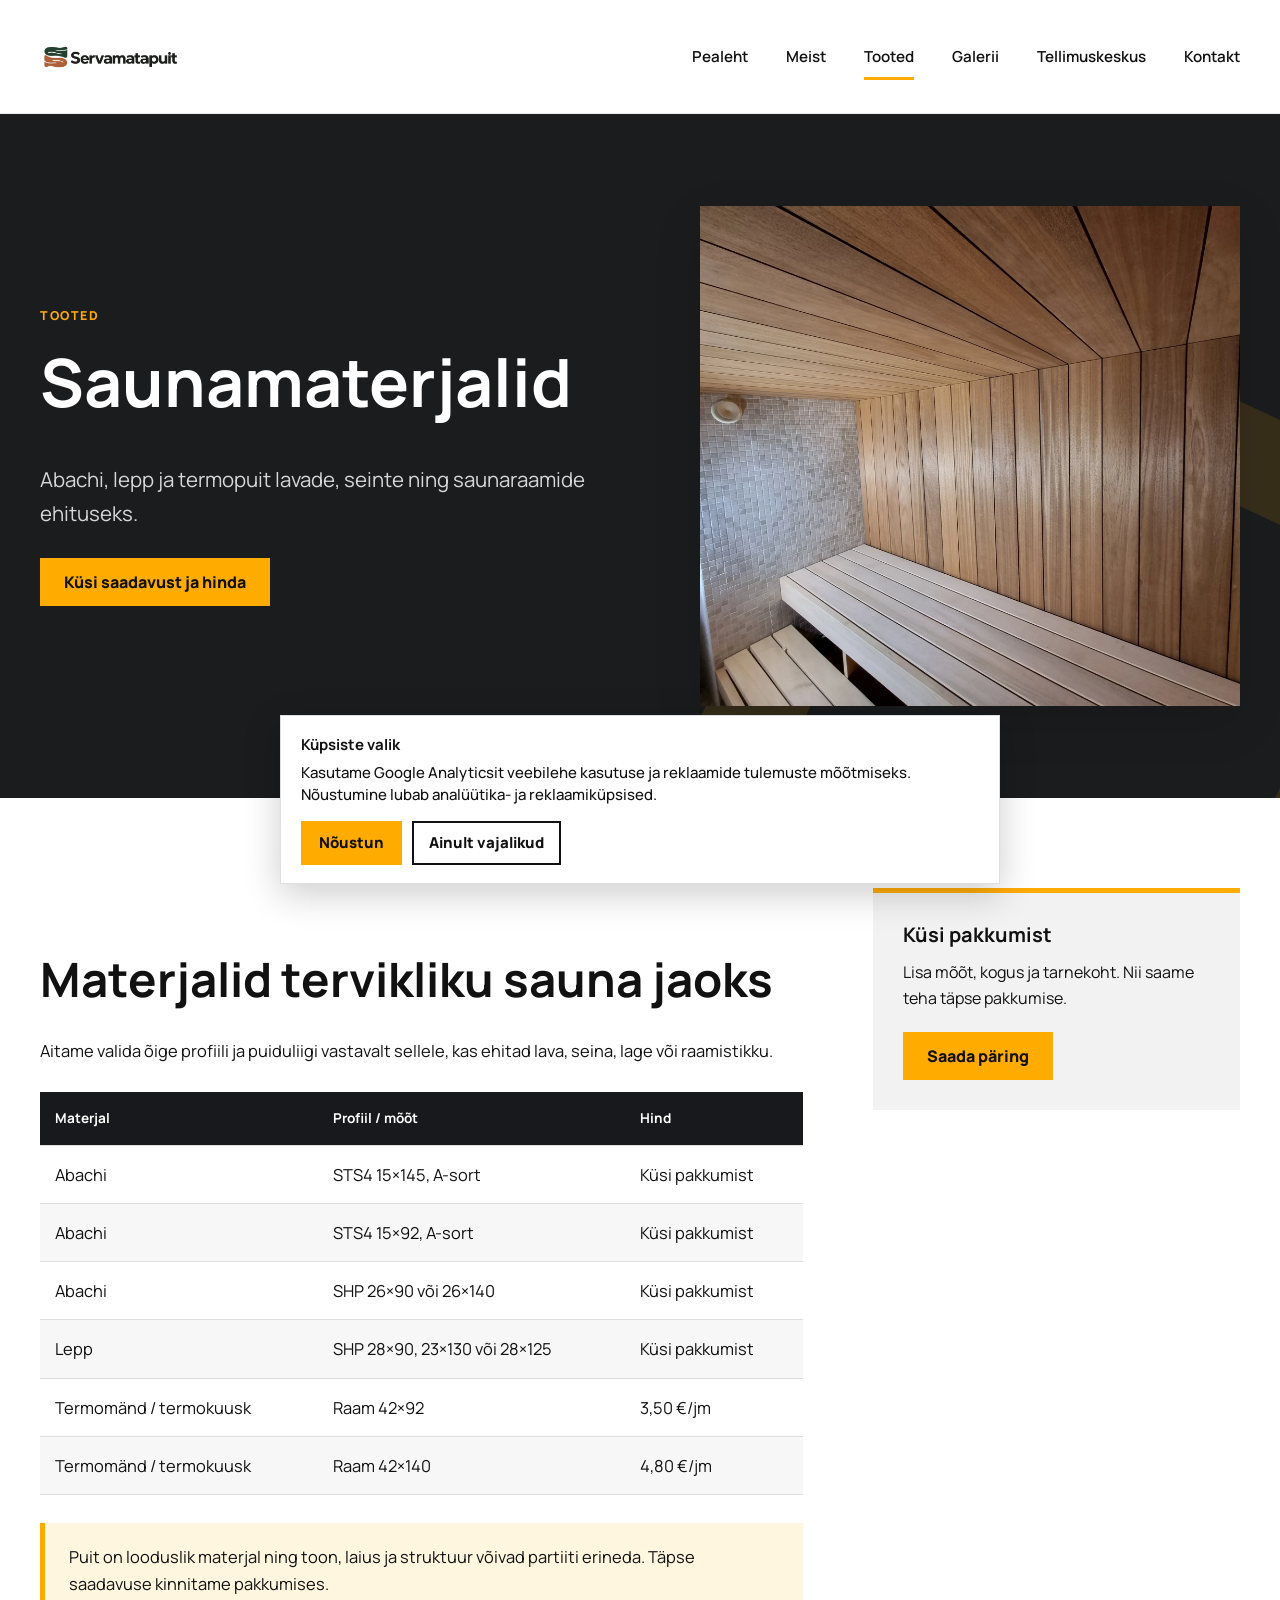
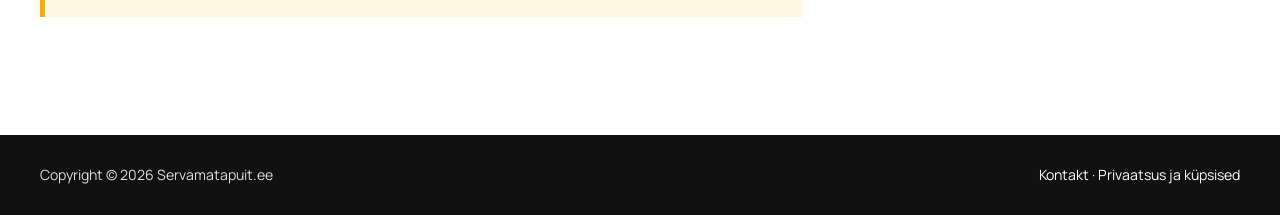
<file: saunamaterjalid/index.html>
<!doctype html><html lang='et'><head><meta charset='utf-8'><meta name='viewport' content='width=device-width,initial-scale=1'><meta name='google-site-verification' content='ieFCUeWB4pUqxDX980S_COd47kW6NTU7FPkbfUWJFUU'><meta name='referrer' content='strict-origin-when-cross-origin'><title>Saunamaterjalid | Servamatapuit</title><meta name='description' content='Abachi, lepp ja termopuit lavade, seinte ning saunaraamide ehituseks.'><link rel='canonical' href='https://servamatapuit.ee/saunamaterjalid/'><meta property='og:title' content='Saunamaterjalid | Servamatapuit'><meta property='og:description' content='Abachi, lepp ja termopuit lavade, seinte ning saunaraamide ehituseks.'><meta property='og:type' content='website'><meta property='og:url' content='https://servamatapuit.ee/saunamaterjalid/'><meta property='og:image' content='https://servamatapuit.ee/assets/oksavaba-servamata-lepp.jpg'><script type='application/ld+json'>{"@context":"https://schema.org","@graph":[{"@type":"WebSite","@id":"https://servamatapuit.ee/#website","url":"https://servamatapuit.ee/","name":"Servamatapuit","inLanguage":"et"},{"@type":"LocalBusiness","@id":"https://servamatapuit.ee/#business","name":"Strumest OÜ – Servamatapuit","url":"https://servamatapuit.ee/","logo":"https://servamatapuit.ee/assets/servamatapuit-logo-tight.png","image":"https://servamatapuit.ee/assets/oksavaba-servamata-lepp.jpg","telephone":"+37255523176","email":"strumest@hotmail.com","priceRange":"€€","address":{"@type":"PostalAddress","streetAddress":"Saekaatri","addressLocality":"Taganurga","addressRegion":"Viljandi maakond","addressCountry":"EE"}}]}</script><link rel='icon' href='/assets/servamatapuit-logo-tight.png'><link rel='stylesheet' href='/assets/style.css'></head><body><header class='site-header'><a class='skip' href='#sisu'>Liigu sisu juurde</a><div class='wrap nav'><a class='brand' href='/' aria-label='Servamatapuit avaleht'><img src='/assets/servamatapuit-logo-tight.png' alt='Servamatapuit'></a><button class='mobile-toggle' aria-label='Ava menüü' aria-expanded='false'>☰</button><nav class='menu' aria-label='Peamenüü'><a href='/'>Pealeht</a>
<a href='/meist/'>Meist</a>
<a href='/tooted/' aria-current="page">Tooted</a>
<a href='/galerii/'>Galerii</a>
<a href='/hinnaparing/'>Tellimuskeskus</a>
<a href='/kontakt/'>Kontakt</a></nav></div></header><main id='sisu'><section class='hero'><div class='wrap hero-grid'><div><span class='eyebrow'>Tooted</span><h1>Saunamaterjalid</h1><p class='lead'>Abachi, lepp ja termopuit lavade, seinte ning saunaraamide ehituseks.</p><div class='actions'><a class='btn' href='/hinnaparing/'>Küsi saadavust ja hinda</a></div></div><div class='hero-media'><img src='/assets/abachi-saunavooder.webp' alt='Abachi saunavooder'></div></div></section><section class='section'><div class='wrap content'><div class='prose'><h2>Materjalid tervikliku sauna jaoks</h2><p>Aitame valida õige profiili ja puiduliigi vastavalt sellele, kas ehitad lava, seina, lage või raamistikku.</p><div class='table-wrap'><table><thead><tr><th>Materjal</th><th>Profiil / mõõt</th><th>Hind</th></tr></thead><tbody><tr><td>Abachi</td><td>STS4 15×145, A-sort</td><td>Küsi pakkumist</td></tr><tr><td>Abachi</td><td>STS4 15×92, A-sort</td><td>Küsi pakkumist</td></tr><tr><td>Abachi</td><td>SHP 26×90 või 26×140</td><td>Küsi pakkumist</td></tr><tr><td>Lepp</td><td>SHP 28×90, 23×130 või 28×125</td><td>Küsi pakkumist</td></tr><tr><td>Termomänd / termokuusk</td><td>Raam 42×92</td><td>3,50 €/jm</td></tr><tr><td>Termomänd / termokuusk</td><td>Raam 42×140</td><td>4,80 €/jm</td></tr></tbody></table></div><div class='notice'>Puit on looduslik materjal ning toon, laius ja struktuur võivad partiiti erineda. Täpse saadavuse kinnitame pakkumises.</div></div><aside class='sidebox'><h3>Küsi pakkumist</h3><p>Lisa mõõt, kogus ja tarnekoht. Nii saame teha täpse pakkumise.</p><a class='btn' href='/hinnaparing/'>Saada päring</a></aside></div></section></main><footer class='footer'><div class='wrap footer-line'><span>Copyright © 2026 Servamatapuit.ee</span><span><a href='/kontakt/'>Kontakt</a> · <a href='/privaatsus/'>Privaatsus ja küpsised</a></span></div></footer><script src='/assets/site.js' defer></script></body></html>
</file>
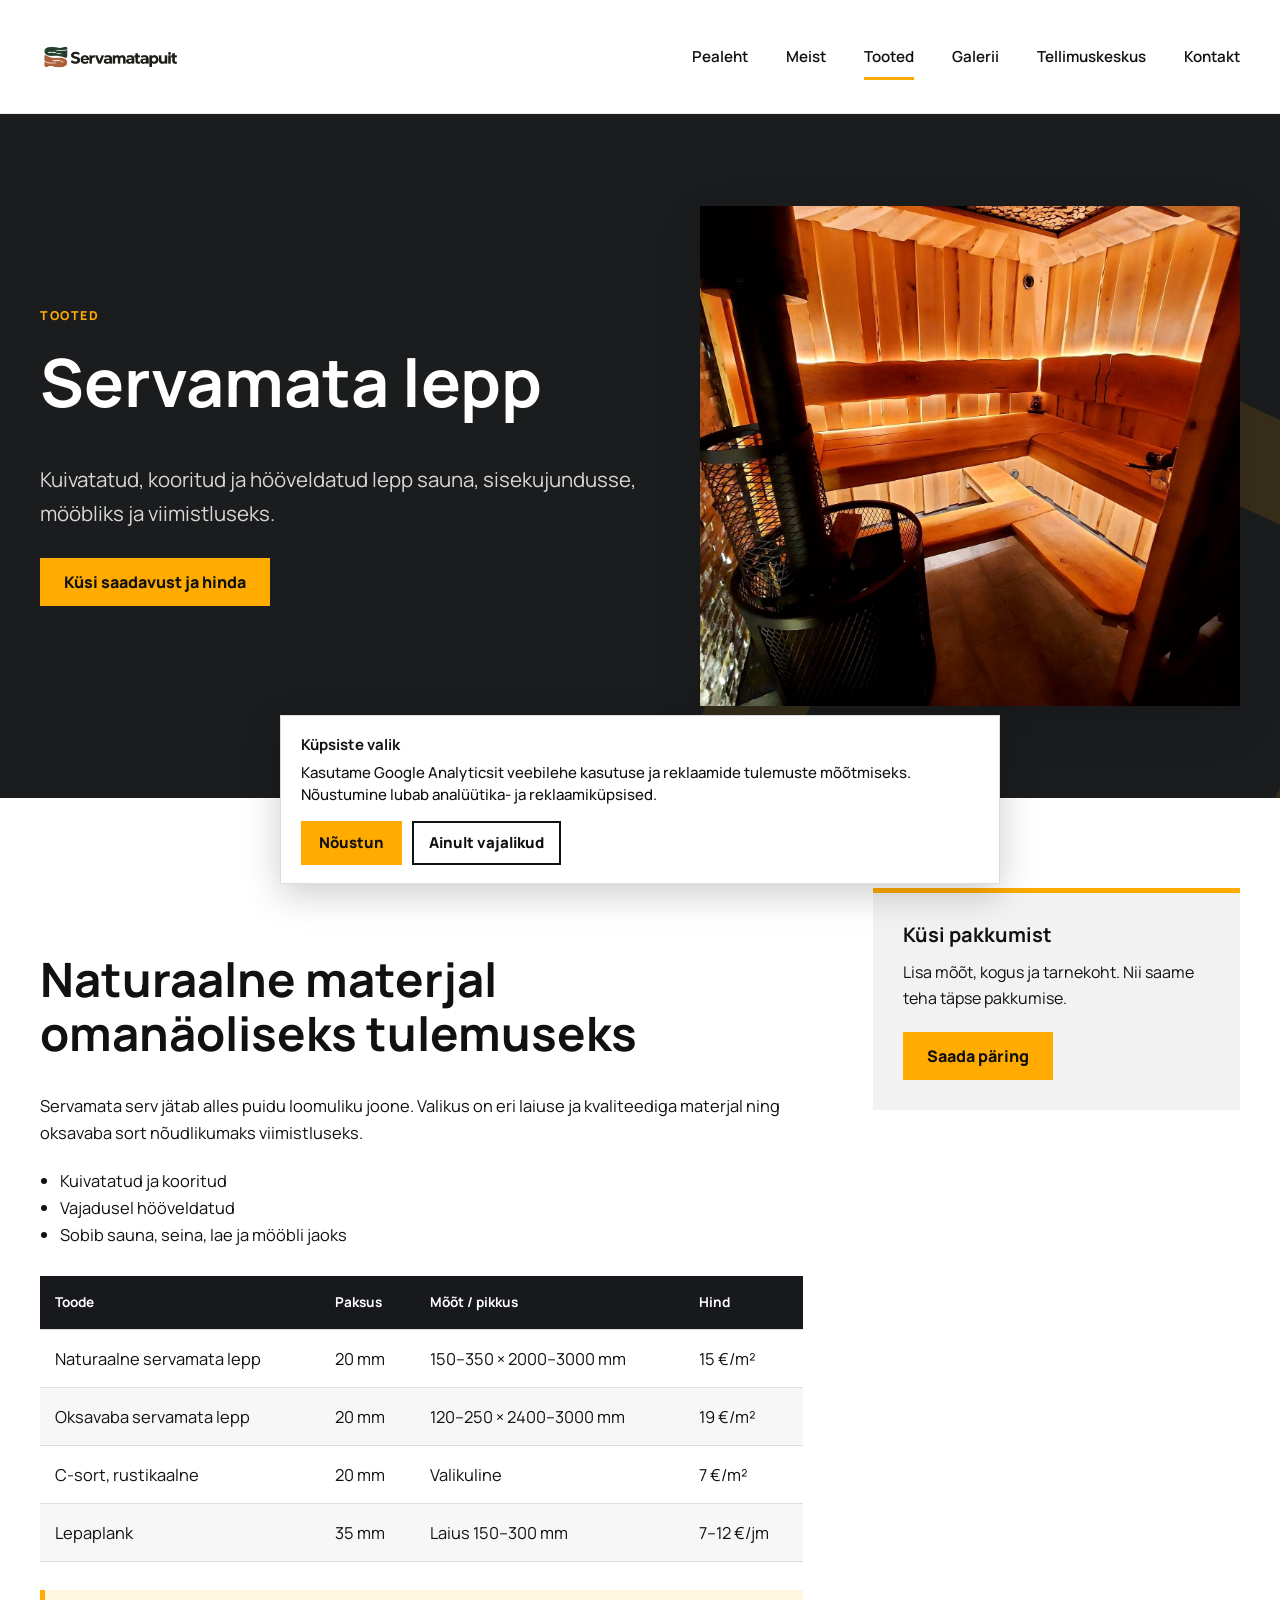
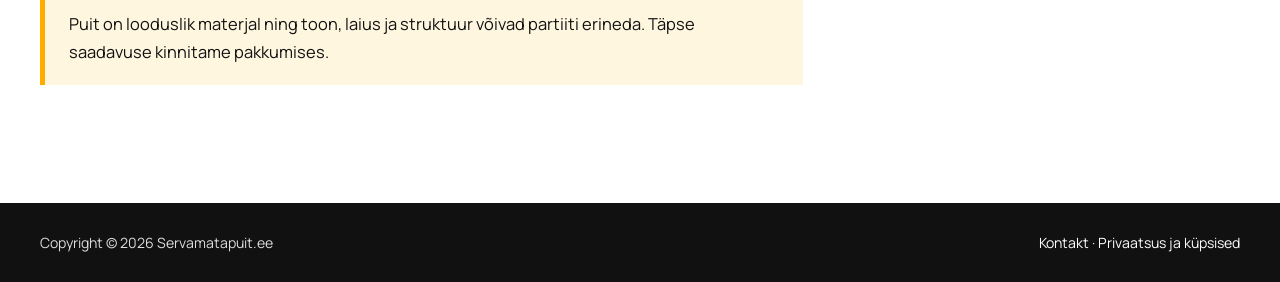
<file: servamata-lepp/index.html>
<!doctype html><html lang='et'><head><meta charset='utf-8'><meta name='viewport' content='width=device-width,initial-scale=1'><meta name='google-site-verification' content='ieFCUeWB4pUqxDX980S_COd47kW6NTU7FPkbfUWJFUU'><meta name='referrer' content='strict-origin-when-cross-origin'><title>Servamata lepp | Servamatapuit</title><meta name='description' content='Kuivatatud, kooritud ja hööveldatud lepp sauna, sisekujundusse, mööbliks ja viimistluseks.'><link rel='canonical' href='https://servamatapuit.ee/servamata-lepp/'><meta property='og:title' content='Servamata lepp | Servamatapuit'><meta property='og:description' content='Kuivatatud, kooritud ja hööveldatud lepp sauna, sisekujundusse, mööbliks ja viimistluseks.'><meta property='og:type' content='website'><meta property='og:url' content='https://servamatapuit.ee/servamata-lepp/'><meta property='og:image' content='https://servamatapuit.ee/assets/oksavaba-servamata-lepp.jpg'><script type='application/ld+json'>{"@context":"https://schema.org","@graph":[{"@type":"WebSite","@id":"https://servamatapuit.ee/#website","url":"https://servamatapuit.ee/","name":"Servamatapuit","inLanguage":"et"},{"@type":"LocalBusiness","@id":"https://servamatapuit.ee/#business","name":"Strumest OÜ – Servamatapuit","url":"https://servamatapuit.ee/","logo":"https://servamatapuit.ee/assets/servamatapuit-logo-tight.png","image":"https://servamatapuit.ee/assets/oksavaba-servamata-lepp.jpg","telephone":"+37255523176","email":"strumest@hotmail.com","priceRange":"€€","address":{"@type":"PostalAddress","streetAddress":"Saekaatri","addressLocality":"Taganurga","addressRegion":"Viljandi maakond","addressCountry":"EE"}}]}</script><link rel='icon' href='/assets/servamatapuit-logo-tight.png'><link rel='stylesheet' href='/assets/style.css'></head><body><header class='site-header'><a class='skip' href='#sisu'>Liigu sisu juurde</a><div class='wrap nav'><a class='brand' href='/' aria-label='Servamatapuit avaleht'><img src='/assets/servamatapuit-logo-tight.png' alt='Servamatapuit'></a><button class='mobile-toggle' aria-label='Ava menüü' aria-expanded='false'>☰</button><nav class='menu' aria-label='Peamenüü'><a href='/'>Pealeht</a>
<a href='/meist/'>Meist</a>
<a href='/tooted/' aria-current="page">Tooted</a>
<a href='/galerii/'>Galerii</a>
<a href='/hinnaparing/'>Tellimuskeskus</a>
<a href='/kontakt/'>Kontakt</a></nav></div></header><main id='sisu'><section class='hero'><div class='wrap hero-grid'><div><span class='eyebrow'>Tooted</span><h1>Servamata lepp</h1><p class='lead'>Kuivatatud, kooritud ja hööveldatud lepp sauna, sisekujundusse, mööbliks ja viimistluseks.</p><div class='actions'><a class='btn' href='/hinnaparing/'>Küsi saadavust ja hinda</a></div></div><div class='hero-media'><img src='/assets/servamata-lepp-saunas.jpeg' alt='Servamata lepp saunas'></div></div></section><section class='section'><div class='wrap content'><div class='prose'><h2>Naturaalne materjal omanäoliseks tulemuseks</h2><p>Servamata serv jätab alles puidu loomuliku joone. Valikus on eri laiuse ja kvaliteediga materjal ning oksavaba sort nõudlikumaks viimistluseks.</p><ul><li>Kuivatatud ja kooritud</li><li>Vajadusel hööveldatud</li><li>Sobib sauna, seina, lae ja mööbli jaoks</li></ul><div class='table-wrap'><table><thead><tr><th>Toode</th><th>Paksus</th><th>Mõõt / pikkus</th><th>Hind</th></tr></thead><tbody><tr><td>Naturaalne servamata lepp</td><td>20 mm</td><td>150–350 × 2000–3000 mm</td><td>15 €/m²</td></tr><tr><td>Oksavaba servamata lepp</td><td>20 mm</td><td>120–250 × 2400–3000 mm</td><td>19 €/m²</td></tr><tr><td>C-sort, rustikaalne</td><td>20 mm</td><td>Valikuline</td><td>7 €/m²</td></tr><tr><td>Lepaplank</td><td>35 mm</td><td>Laius 150–300 mm</td><td>7–12 €/jm</td></tr></tbody></table></div><div class='notice'>Puit on looduslik materjal ning toon, laius ja struktuur võivad partiiti erineda. Täpse saadavuse kinnitame pakkumises.</div></div><aside class='sidebox'><h3>Küsi pakkumist</h3><p>Lisa mõõt, kogus ja tarnekoht. Nii saame teha täpse pakkumise.</p><a class='btn' href='/hinnaparing/'>Saada päring</a></aside></div></section></main><footer class='footer'><div class='wrap footer-line'><span>Copyright © 2026 Servamatapuit.ee</span><span><a href='/kontakt/'>Kontakt</a> · <a href='/privaatsus/'>Privaatsus ja küpsised</a></span></div></footer><script src='/assets/site.js' defer></script></body></html>
</file>
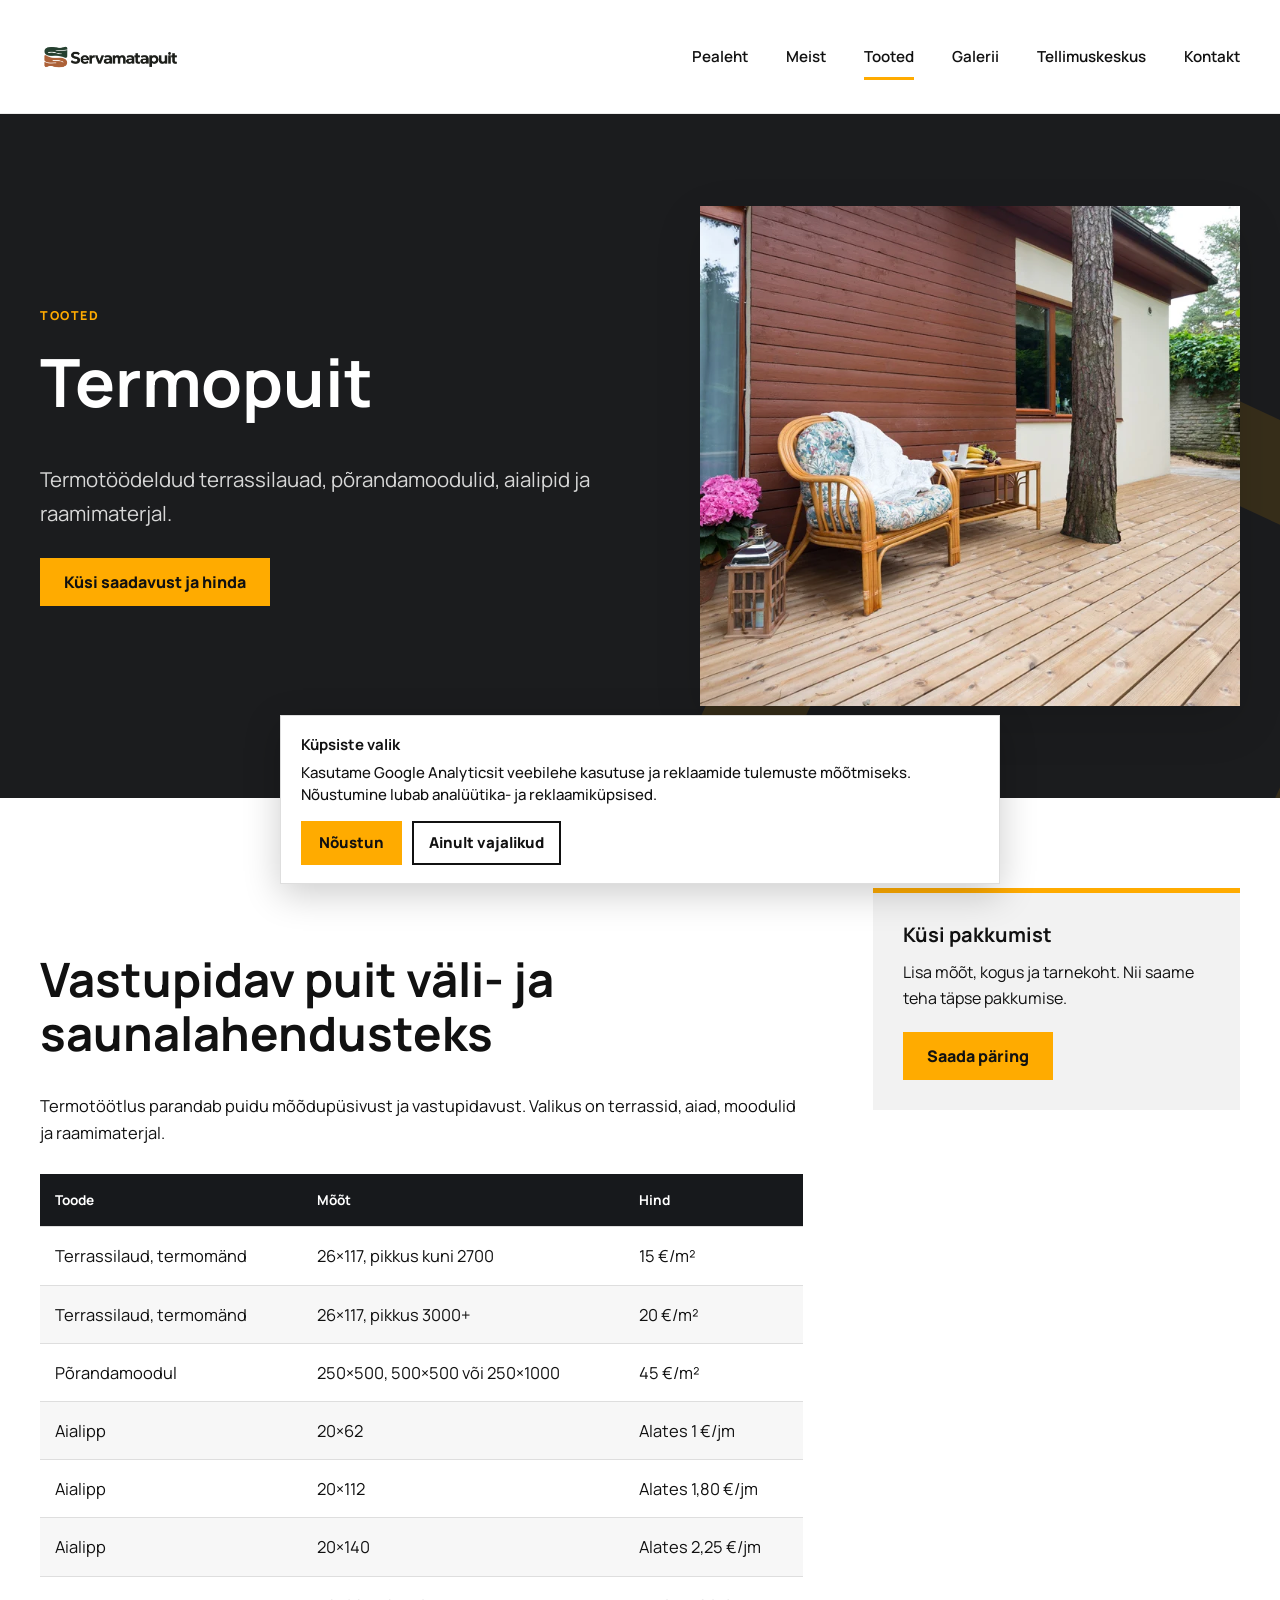
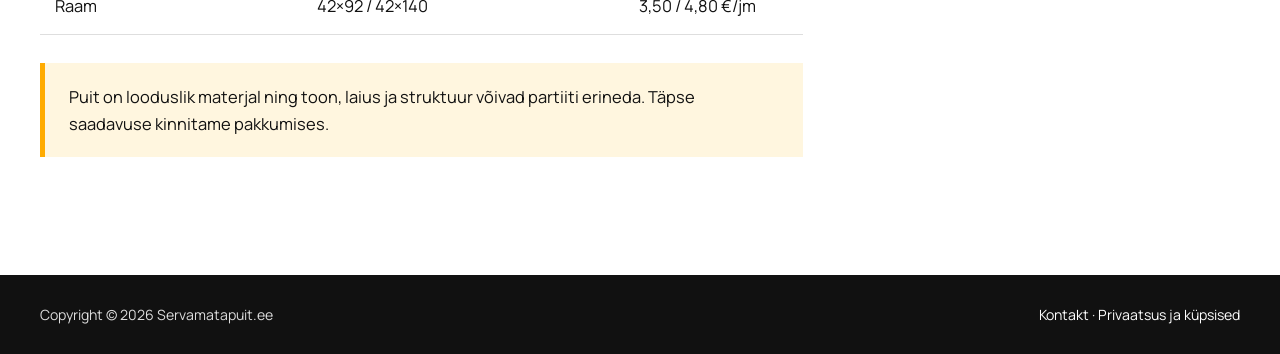
<file: termopuit/index.html>
<!doctype html><html lang='et'><head><meta charset='utf-8'><meta name='viewport' content='width=device-width,initial-scale=1'><meta name='google-site-verification' content='ieFCUeWB4pUqxDX980S_COd47kW6NTU7FPkbfUWJFUU'><meta name='referrer' content='strict-origin-when-cross-origin'><title>Termopuit | Servamatapuit</title><meta name='description' content='Termotöödeldud terrassilauad, põrandamoodulid, aialipid ja raamimaterjal.'><link rel='canonical' href='https://servamatapuit.ee/termopuit/'><meta property='og:title' content='Termopuit | Servamatapuit'><meta property='og:description' content='Termotöödeldud terrassilauad, põrandamoodulid, aialipid ja raamimaterjal.'><meta property='og:type' content='website'><meta property='og:url' content='https://servamatapuit.ee/termopuit/'><meta property='og:image' content='https://servamatapuit.ee/assets/oksavaba-servamata-lepp.jpg'><script type='application/ld+json'>{"@context":"https://schema.org","@graph":[{"@type":"WebSite","@id":"https://servamatapuit.ee/#website","url":"https://servamatapuit.ee/","name":"Servamatapuit","inLanguage":"et"},{"@type":"LocalBusiness","@id":"https://servamatapuit.ee/#business","name":"Strumest OÜ – Servamatapuit","url":"https://servamatapuit.ee/","logo":"https://servamatapuit.ee/assets/servamatapuit-logo-tight.png","image":"https://servamatapuit.ee/assets/oksavaba-servamata-lepp.jpg","telephone":"+37255523176","email":"strumest@hotmail.com","priceRange":"€€","address":{"@type":"PostalAddress","streetAddress":"Saekaatri","addressLocality":"Taganurga","addressRegion":"Viljandi maakond","addressCountry":"EE"}}]}</script><link rel='icon' href='/assets/servamatapuit-logo-tight.png'><link rel='stylesheet' href='/assets/style.css'></head><body><header class='site-header'><a class='skip' href='#sisu'>Liigu sisu juurde</a><div class='wrap nav'><a class='brand' href='/' aria-label='Servamatapuit avaleht'><img src='/assets/servamatapuit-logo-tight.png' alt='Servamatapuit'></a><button class='mobile-toggle' aria-label='Ava menüü' aria-expanded='false'>☰</button><nav class='menu' aria-label='Peamenüü'><a href='/'>Pealeht</a>
<a href='/meist/'>Meist</a>
<a href='/tooted/' aria-current="page">Tooted</a>
<a href='/galerii/'>Galerii</a>
<a href='/hinnaparing/'>Tellimuskeskus</a>
<a href='/kontakt/'>Kontakt</a></nav></div></header><main id='sisu'><section class='hero'><div class='wrap hero-grid'><div><span class='eyebrow'>Tooted</span><h1>Termopuit</h1><p class='lead'>Termotöödeldud terrassilauad, põrandamoodulid, aialipid ja raamimaterjal.</p><div class='actions'><a class='btn' href='/hinnaparing/'>Küsi saadavust ja hinda</a></div></div><div class='hero-media'><img src='/assets/termoaed-terrass.webp' alt='Termopuidust terrass'></div></div></section><section class='section'><div class='wrap content'><div class='prose'><h2>Vastupidav puit väli- ja saunalahendusteks</h2><p>Termotöötlus parandab puidu mõõdupüsivust ja vastupidavust. Valikus on terrassid, aiad, moodulid ja raamimaterjal.</p><div class='table-wrap'><table><thead><tr><th>Toode</th><th>Mõõt</th><th>Hind</th></tr></thead><tbody><tr><td>Terrassilaud, termomänd</td><td>26×117, pikkus kuni 2700</td><td>15 €/m²</td></tr><tr><td>Terrassilaud, termomänd</td><td>26×117, pikkus 3000+</td><td>20 €/m²</td></tr><tr><td>Põrandamoodul</td><td>250×500, 500×500 või 250×1000</td><td>45 €/m²</td></tr><tr><td>Aialipp</td><td>20×62</td><td>Alates 1 €/jm</td></tr><tr><td>Aialipp</td><td>20×112</td><td>Alates 1,80 €/jm</td></tr><tr><td>Aialipp</td><td>20×140</td><td>Alates 2,25 €/jm</td></tr><tr><td>Raam</td><td>42×92 / 42×140</td><td>3,50 / 4,80 €/jm</td></tr></tbody></table></div><div class='notice'>Puit on looduslik materjal ning toon, laius ja struktuur võivad partiiti erineda. Täpse saadavuse kinnitame pakkumises.</div></div><aside class='sidebox'><h3>Küsi pakkumist</h3><p>Lisa mõõt, kogus ja tarnekoht. Nii saame teha täpse pakkumise.</p><a class='btn' href='/hinnaparing/'>Saada päring</a></aside></div></section></main><footer class='footer'><div class='wrap footer-line'><span>Copyright © 2026 Servamatapuit.ee</span><span><a href='/kontakt/'>Kontakt</a> · <a href='/privaatsus/'>Privaatsus ja küpsised</a></span></div></footer><script src='/assets/site.js' defer></script></body></html>
</file>
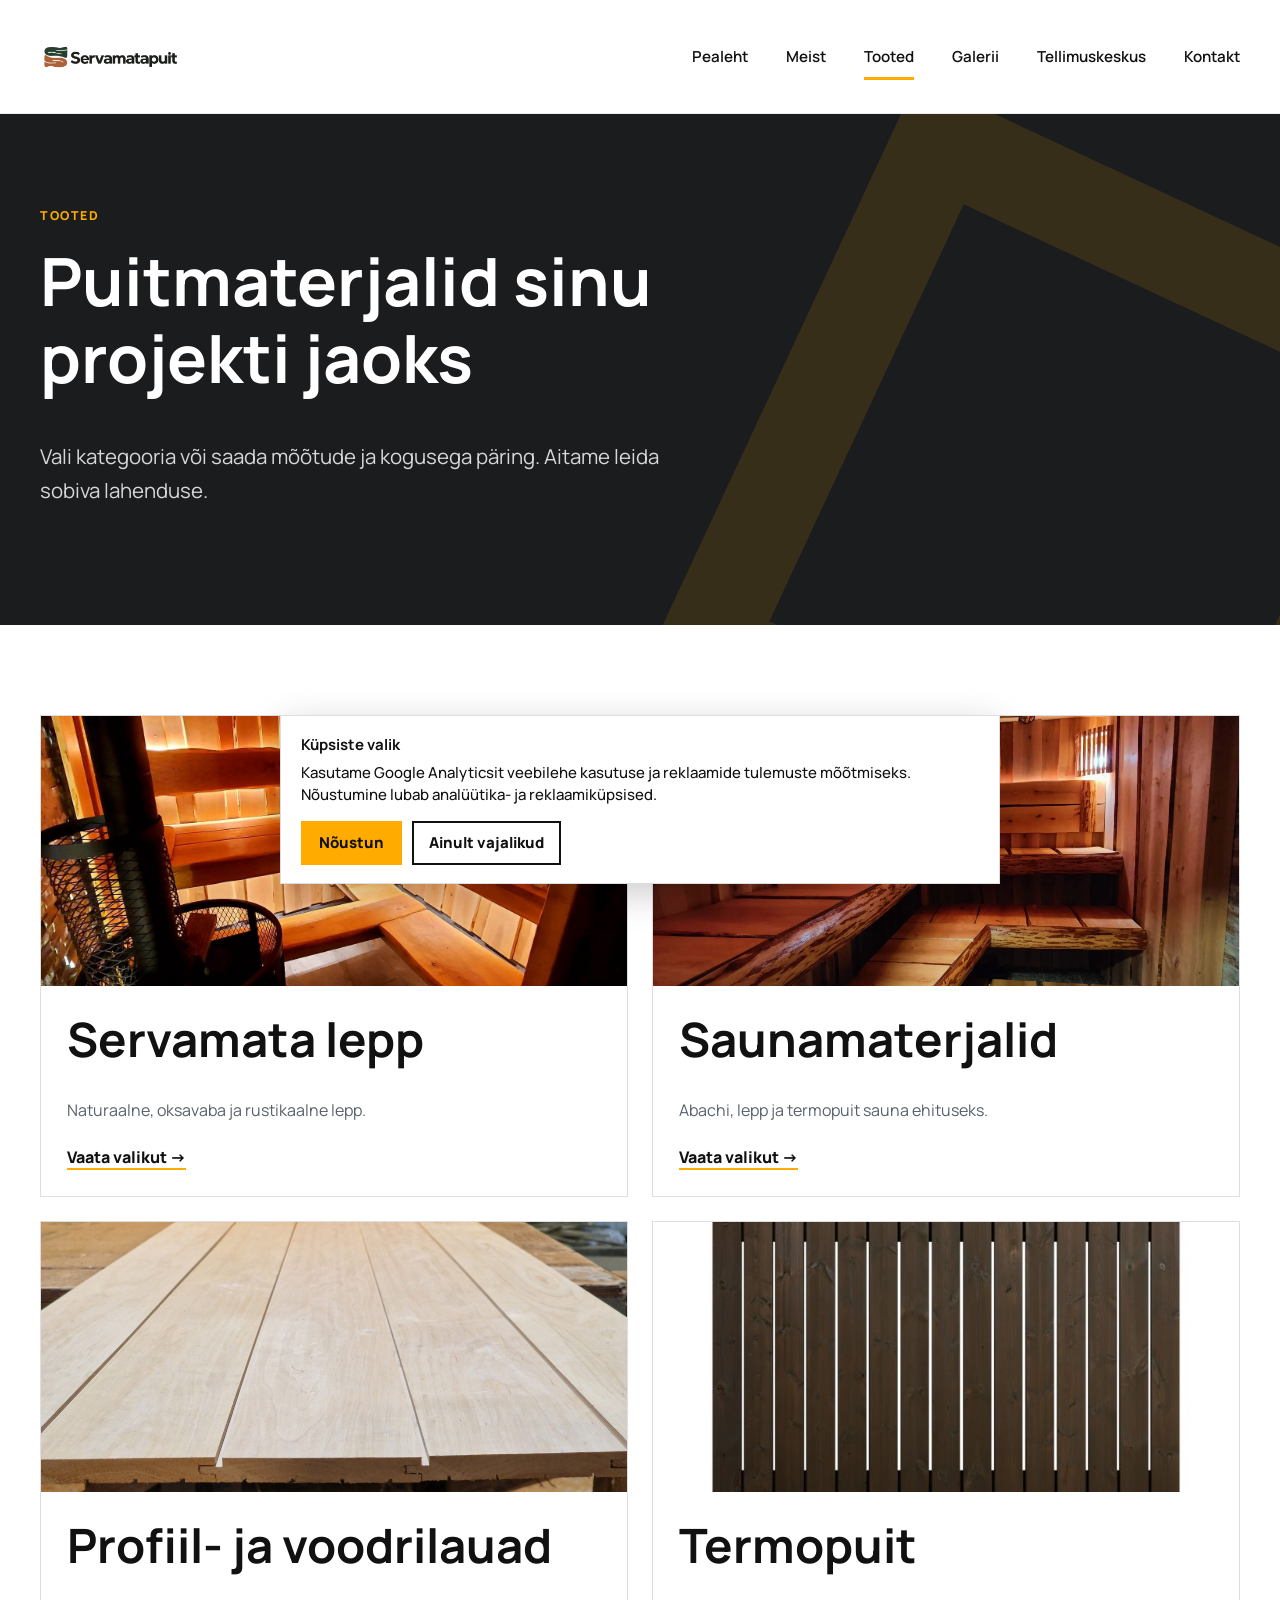
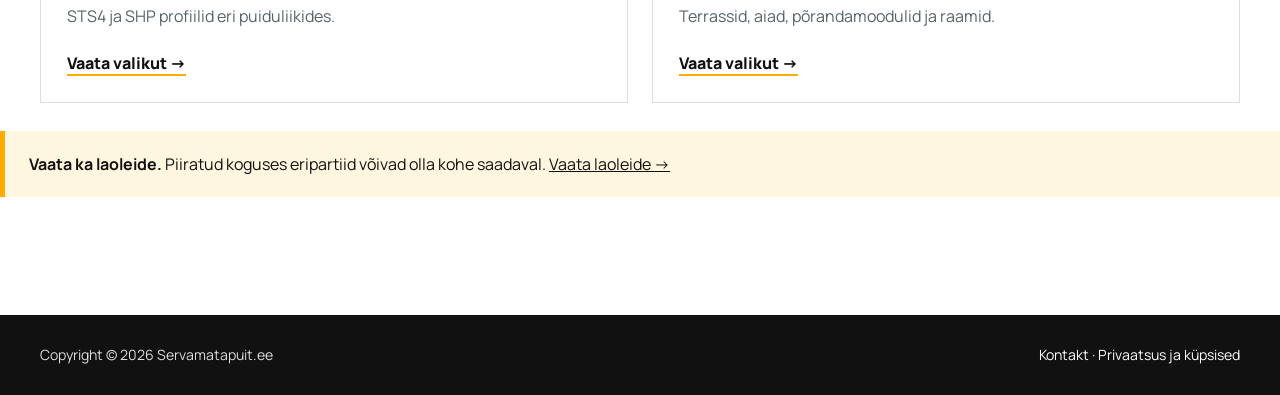
<file: tooted/index.html>
<!doctype html><html lang='et'><head><meta charset='utf-8'><meta name='viewport' content='width=device-width,initial-scale=1'><meta name='google-site-verification' content='ieFCUeWB4pUqxDX980S_COd47kW6NTU7FPkbfUWJFUU'><meta name='referrer' content='strict-origin-when-cross-origin'><title>Tooted | Servamatapuit</title><meta name='description' content='Servamata lepp, saunamaterjalid, profiil- ja voodrilauad ning termopuit.'><link rel='canonical' href='https://servamatapuit.ee/tooted/'><meta property='og:title' content='Tooted | Servamatapuit'><meta property='og:description' content='Servamata lepp, saunamaterjalid, profiil- ja voodrilauad ning termopuit.'><meta property='og:type' content='website'><meta property='og:url' content='https://servamatapuit.ee/tooted/'><meta property='og:image' content='https://servamatapuit.ee/assets/oksavaba-servamata-lepp.jpg'><script type='application/ld+json'>{"@context":"https://schema.org","@graph":[{"@type":"WebSite","@id":"https://servamatapuit.ee/#website","url":"https://servamatapuit.ee/","name":"Servamatapuit","inLanguage":"et"},{"@type":"LocalBusiness","@id":"https://servamatapuit.ee/#business","name":"Strumest OÜ – Servamatapuit","url":"https://servamatapuit.ee/","logo":"https://servamatapuit.ee/assets/servamatapuit-logo-tight.png","image":"https://servamatapuit.ee/assets/oksavaba-servamata-lepp.jpg","telephone":"+37255523176","email":"strumest@hotmail.com","priceRange":"€€","address":{"@type":"PostalAddress","streetAddress":"Saekaatri","addressLocality":"Taganurga","addressRegion":"Viljandi maakond","addressCountry":"EE"}}]}</script><link rel='icon' href='/assets/servamatapuit-logo-tight.png'><link rel='stylesheet' href='/assets/style.css'></head><body><header class='site-header'><a class='skip' href='#sisu'>Liigu sisu juurde</a><div class='wrap nav'><a class='brand' href='/' aria-label='Servamatapuit avaleht'><img src='/assets/servamatapuit-logo-tight.png' alt='Servamatapuit'></a><button class='mobile-toggle' aria-label='Ava menüü' aria-expanded='false'>☰</button><nav class='menu' aria-label='Peamenüü'><a href='/'>Pealeht</a>
<a href='/meist/'>Meist</a>
<a href='/tooted/' aria-current="page">Tooted</a>
<a href='/galerii/'>Galerii</a>
<a href='/hinnaparing/'>Tellimuskeskus</a>
<a href='/kontakt/'>Kontakt</a></nav></div></header><main id='sisu'><section class='hero'><div class='wrap'><span class='eyebrow'>Tooted</span><h1>Puitmaterjalid sinu projekti jaoks</h1><p class='lead'>Vali kategooria või saada mõõtude ja kogusega päring. Aitame leida sobiva lahenduse.</p></div></section><section class='section'><div class='wrap grid two'><article class='card'><img src='/assets/servamata-lepp-saunas.jpeg' alt='Servamata lepp saunas'><div class='card-body'><h2>Servamata lepp</h2><p>Naturaalne, oksavaba ja rustikaalne lepp.</p><a class='card-link' href='/servamata-lepp/'>Vaata valikut →</a></div></article><article class='card'><img src='/assets/lepapuidust-saun.webp' alt='Lepapuidust saun'><div class='card-body'><h2>Saunamaterjalid</h2><p>Abachi, lepp ja termopuit sauna ehituseks.</p><a class='card-link' href='/saunamaterjalid/'>Vaata valikut →</a></div></article><article class='card'><img src='/assets/lepa-profiillaud.jpg' alt='Lepa profiillaud'><div class='card-body'><h2>Profiil- ja voodrilauad</h2><p>STS4 ja SHP profiilid eri puiduliikides.</p><a class='card-link' href='/profiil-ja-voodrilauad/'>Vaata valikut →</a></div></article><article class='card'><img src='/assets/termoaed-aiapaneel.jpg' alt='Termopuidust aiapaneel'><div class='card-body'><h2>Termopuit</h2><p>Terrassid, aiad, põrandamoodulid ja raamid.</p><a class='card-link' href='/termopuit/'>Vaata valikut →</a></div></article></div><div class='notice'><strong>Vaata ka laoleide.</strong> Piiratud koguses eripartiid võivad olla kohe saadaval. <a href='/laoleiud/'>Vaata laoleide →</a></div></div></section></main><footer class='footer'><div class='wrap footer-line'><span>Copyright © 2026 Servamatapuit.ee</span><span><a href='/kontakt/'>Kontakt</a> · <a href='/privaatsus/'>Privaatsus ja küpsised</a></span></div></footer><script src='/assets/site.js' defer></script></body></html>
</file>
<file: assets/style.css>
@font-face{font-family:Manrope;src:url('/assets/Manrope-VariableFont_wght.woff2') format('woff2');font-weight:200 800;font-display:swap}
:root{--accent:#ffab00;--accent-dark:#e69500;--ink:#111;--muted:#59616b;--paper:#fff;--soft:#f3f3f3;--line:#dedede;--dark:#17191c;--shadow:0 16px 45px rgba(0,0,0,.12)}
*{box-sizing:border-box}html{scroll-behavior:smooth}body{margin:0;color:var(--ink);background:var(--paper);font-family:Manrope,Arial,sans-serif;font-size:16px;line-height:1.65}img{display:block;max-width:100%;height:auto}a{color:inherit}h1,h2,h3{font-weight:700;line-height:1.15;margin:0 0 .65em}h1{font-size:clamp(2.6rem,5.2vw,5.2rem)}h2{font-size:clamp(2rem,3.7vw,3.55rem)}h3{font-size:1.25rem}p{margin:.2em 0 1.25em}.wrap{width:min(1200px,calc(100% - 48px));margin:auto}
.site-header{position:relative;z-index:20;background:#fff;border-bottom:1px solid #ececec}.nav{min-height:112px;display:flex;align-items:center;justify-content:space-between;gap:40px}.brand img{width:146px}.menu{display:flex;align-items:center;gap:38px;font-size:.95rem;font-weight:600}.menu a{text-decoration:none;position:relative;padding:44px 0}.menu a:after{content:'';position:absolute;left:0;right:100%;bottom:33px;height:3px;background:var(--accent);transition:right .25s ease}.menu a:hover:after,.menu a[aria-current=page]:after{right:0}.mobile-toggle{display:none;border:0;background:transparent;font-size:1.75rem;color:#111}.skip{position:absolute;left:-9999px}.skip:focus{left:15px;top:15px;z-index:50;background:#fff;padding:12px}
.legacy-hero,.legacy-cta{position:relative;isolation:isolate;overflow:hidden;color:#fff;background-size:cover;background-position:center}.legacy-hero{min-height:680px;background-image:url('/assets/oksavaba-servamata-lepp.jpg')}.legacy-cta{min-height:540px;background-image:url('/assets/termotoodeldud-puit-saunas.jpg');background-position:center 45%}.legacy-overlay{position:absolute;inset:0;z-index:-1;background:linear-gradient(90deg,rgba(0,0,0,.78) 0%,rgba(0,0,0,.53) 50%,rgba(0,0,0,.18) 100%)}.legacy-hero-content,.legacy-cta-content{min-height:inherit;display:flex;flex-direction:column;justify-content:center;align-items:flex-start;padding-top:90px;padding-bottom:110px}.legacy-hero-content h1{font-size:clamp(4rem,8vw,7.8rem);letter-spacing:-.055em;margin-bottom:.18em}.legacy-hero-content p{font-size:clamp(1.05rem,1.8vw,1.35rem);max-width:760px}.legacy-button{display:inline-flex;align-items:center;justify-content:center;min-height:50px;margin-top:16px;padding:0 30px;background:var(--accent);border:2px solid var(--accent);color:#111;text-decoration:none;font-weight:800;text-transform:uppercase;letter-spacing:.07em;font-size:.78rem;transition:.25s}.legacy-button:hover{background:#fff;border-color:#fff}.legacy-button.dark{background:#111;border-color:#111;color:#fff}.legacy-button.dark:hover{background:#fff;color:#111}.pyramid{position:absolute;left:0;right:0;height:34px;overflow:hidden;pointer-events:none}.pyramid:before{content:'';position:absolute;left:50%;width:72px;height:72px;transform:translateX(-50%) rotate(45deg)}.pyramid.bottom{bottom:-1px}.pyramid.bottom:before{bottom:-48px;background:#fff}.pyramid.top{top:-1px}.pyramid.top:before{top:-48px;background:#fff}
.legacy-products{position:relative;padding:118px 0 130px;background:#fff}.legacy-title-row{display:grid;grid-template-columns:1fr 1fr;align-items:end;margin-bottom:55px}.legacy-title-row h2{margin:0;position:relative}.legacy-title-row h2:before{content:'';position:absolute;right:calc(100% + 22px);top:.72em;width:90px;height:3px;background:var(--accent)}.legacy-title-row span{text-transform:uppercase;font-size:.78rem;letter-spacing:.2em;font-weight:800;color:#777}.legacy-product-list{display:grid;grid-template-columns:repeat(2,1fr);gap:48px 84px}.legacy-product-list article{border-top:1px solid #ddd;padding-top:26px}.legacy-product-list h3{margin:0 0 12px;font-size:1.35rem}.legacy-product-list p{color:var(--muted)}.legacy-product-list a{font-size:.78rem;text-transform:uppercase;letter-spacing:.1em;font-weight:800;text-decoration:none;border-bottom:2px solid var(--accent)}
.legacy-portfolio{display:grid;grid-template-columns:1fr 1fr;background:#111}.legacy-portfolio a{position:relative;display:block;height:430px;overflow:hidden}.legacy-portfolio img{width:100%;height:100%;object-fit:cover;transition:transform .38s ease}.legacy-portfolio span{position:absolute;top:10%;left:8%;padding:7px 15px;background:#fff;color:#111;font-size:1.35rem;font-weight:800;opacity:0;transform:translateX(-70px);transition:.3s}.legacy-portfolio a:hover img,.legacy-portfolio a:focus img{transform:scale(1.1)}.legacy-portfolio a:hover span,.legacy-portfolio a:focus span{opacity:1;transform:translateX(0)}
.legacy-eu{padding:110px 0;background:linear-gradient(120deg,#f1f1f1 0%,#fff 52%,#ffc44d 52%,#ffab00 100%)}.legacy-eu-grid{display:grid;grid-template-columns:.85fr 1.15fr;align-items:center;gap:100px}.eu-emblem{text-align:center}.eu-emblem img{width:min(300px,75%);margin:0 auto 25px}.eu-emblem strong{display:block;font-size:1.15rem}.eu-copy{font-size:1.05rem}.eu-copy p{max-width:720px}
.legacy-why{padding:115px 0;background:#fff}.legacy-why-grid{display:grid;grid-template-columns:.9fr 1.1fr;gap:110px;align-items:center}.section-label{display:block;color:#777;font-size:.78rem;font-weight:800;text-transform:uppercase;letter-spacing:.18em;margin-bottom:18px}.legacy-why h2{margin:0}.legacy-why ul{list-style:none;margin:0;padding:0}.legacy-why li{position:relative;padding:18px 0 18px 36px;border-bottom:1px solid var(--line);font-size:1.08rem}.legacy-why li:before{content:'✓';position:absolute;left:0;color:var(--accent-dark);font-weight:900}
.legacy-testimonials{padding:110px 0;background:#f4f4f4}.legacy-testimonials>div>h2{text-align:center;margin-bottom:58px}.testimonial-grid{display:grid;grid-template-columns:repeat(3,1fr);gap:28px}.testimonial-grid blockquote{margin:0;padding:35px;background:#fff;border-top:5px solid var(--accent);box-shadow:0 8px 30px rgba(0,0,0,.06)}.testimonial-grid blockquote p{color:#454545}.testimonial-grid cite{display:block;margin-top:12px;font-style:normal;font-weight:800}.stars{color:var(--accent-dark);letter-spacing:.08em}.legacy-cta-content{max-width:900px;text-align:center;align-items:center}.legacy-cta-content h2{font-size:clamp(2.2rem,4.5vw,4.3rem)}.legacy-cta-content p{font-size:1.15rem}.legacy-cta .pyramid.top:before{background:#f4f4f4}
.footer{background:#111;color:#ddd;padding:28px 0;font-size:.88rem}.footer-line{display:flex;justify-content:space-between;gap:30px}.footer a{color:#fff;text-decoration:none}.footer a:hover{text-decoration:underline}
.hero{background:#1b1c1e;color:#fff;padding:92px 0;position:relative;overflow:hidden}.hero:after{content:'';position:absolute;right:-120px;bottom:-210px;width:460px;height:460px;border:95px solid rgba(255,171,0,.12);transform:rotate(25deg)}.hero h1{max-width:14ch}.hero-grid{display:grid;grid-template-columns:1.05fr .95fr;align-items:center;gap:64px}.eyebrow{display:block;margin-bottom:17px;color:var(--accent);font-size:.77rem;font-weight:800;text-transform:uppercase;letter-spacing:.13em}.lead{font-size:clamp(1.05rem,2vw,1.28rem);color:#d7d7d7;max-width:680px}.actions{display:flex;flex-wrap:wrap;gap:12px;margin-top:27px}.hero-media{position:relative;z-index:1}.hero-media img{width:100%;height:500px;object-fit:cover;box-shadow:var(--shadow)}.price-tag{position:absolute;right:-18px;bottom:28px;background:#fff;color:#111;padding:18px 22px;border-left:5px solid var(--accent);box-shadow:var(--shadow);font-weight:800}.btn{display:inline-flex;align-items:center;justify-content:center;min-height:48px;padding:0 22px;border-radius:0;background:var(--accent);color:#111;text-decoration:none;font-weight:800;border:2px solid var(--accent);cursor:pointer}.btn:hover{background:#fff;border-color:#fff}.btn.alt{background:transparent;color:inherit;border-color:var(--accent)}.btn.alt:hover{background:var(--accent);color:#111}
.section{padding:90px 0}.section.soft{background:#f7f7f7}.section.green{background:#1b1c1e;color:#fff}.section-head{display:flex;justify-content:space-between;align-items:end;gap:28px;margin-bottom:38px}.section-head p{max-width:600px;color:var(--muted)}.green .section-head p{color:#ddd}.grid{display:grid;grid-template-columns:repeat(3,1fr);gap:24px}.grid.two{grid-template-columns:repeat(2,1fr)}.card{background:#fff;border:1px solid var(--line);overflow:hidden}.card img{width:100%;height:270px;object-fit:cover}.card-body{padding:26px}.card p{color:var(--muted)}.card-link{font-weight:800;text-decoration:none;border-bottom:2px solid var(--accent)}.price{font-size:1.15rem;font-weight:800;color:#111;margin-top:16px}.content{display:grid;grid-template-columns:minmax(0,1.35fr) minmax(280px,.65fr);gap:70px}.prose{font-size:1.03rem}.prose h2{margin-top:1.35em}.prose ul{padding-left:1.2em}.sidebox{align-self:start;position:sticky;top:28px;background:#f2f2f2;padding:30px;border-top:5px solid var(--accent)}.sidebox ul{padding-left:1.2em}.table-wrap{overflow:auto;margin:28px 0}table{width:100%;border-collapse:collapse;min-width:650px}th,td{text-align:left;padding:15px;border-bottom:1px solid var(--line)}th{background:#17191c;color:#fff;font-size:.85rem}tr:nth-child(even) td{background:#f7f7f7}.notice{padding:20px 24px;background:#fff6df;border-left:5px solid var(--accent);margin:28px 0}.gallery{columns:3;column-gap:20px}.gallery img{width:100%;margin:0 0 20px;break-inside:avoid}.contact-grid{display:grid;grid-template-columns:.8fr 1.2fr;gap:56px}.contact-list{list-style:none;padding:0;margin:28px 0}.contact-list li{margin:14px 0}.contact-list a{font-weight:750}.form{background:#fff;padding:34px;border:1px solid var(--line);box-shadow:var(--shadow)}.field{margin-bottom:18px}.field label{display:block;font-weight:800;margin-bottom:7px}.field input,.field textarea{width:100%;border:1px solid #bfc3c7;border-radius:0;padding:13px 14px;font:inherit;background:#fff}.field textarea{min-height:150px;resize:vertical}.field input:focus,.field textarea:focus{outline:3px solid rgba(255,171,0,.25);border-color:var(--accent-dark)}.status{margin:16px 0 0;padding:13px 15px;background:#edf7ef;display:none}.status.error{background:#fff0ed;color:#8b2f23}.trap{position:absolute;left:-9999px}.mini-grid{display:grid;grid-template-columns:repeat(3,1fr);gap:1px;background:var(--line);border:1px solid var(--line)}.metric{background:#fff;padding:28px}.metric strong{display:block;font-size:1.8rem}
@media(max-width:930px){.mobile-toggle{display:block}.menu{display:none;position:absolute;top:100%;left:0;right:0;background:#fff;padding:25px 24px;flex-direction:column;align-items:flex-start;gap:0;border-bottom:1px solid var(--line)}.menu.open{display:flex}.menu a{padding:12px 0;width:100%}.menu a:after{bottom:7px}.nav{min-height:88px}.legacy-hero{min-height:600px}.legacy-product-list,.legacy-title-row,.legacy-eu-grid,.legacy-why-grid,.hero-grid,.content,.contact-grid{grid-template-columns:1fr}.legacy-title-row{gap:12px}.legacy-eu-grid,.legacy-why-grid{gap:55px}.legacy-portfolio a{height:340px}.testimonial-grid{grid-template-columns:1fr}.hero-media img{height:430px}.sidebox{position:static}.grid{grid-template-columns:repeat(2,1fr)}.gallery{columns:2}}
@media(max-width:620px){.wrap{width:min(100% - 30px,1200px)}.nav{min-height:76px}.brand img{width:132px}.legacy-hero{min-height:560px}.legacy-hero-content{padding-top:75px;padding-bottom:90px}.legacy-hero-content h1{font-size:3.45rem}.legacy-products,.legacy-eu,.legacy-why,.legacy-testimonials{padding:78px 0}.legacy-product-list{gap:34px}.legacy-portfolio{grid-template-columns:1fr}.legacy-portfolio a{height:300px}.legacy-portfolio span{opacity:1;transform:none;top:auto;bottom:18px;left:18px;font-size:1rem}.legacy-eu{background:linear-gradient(155deg,#f1f1f1 0%,#fff 45%,#ffc44d 45%,#ffab00 100%)}.legacy-cta{min-height:500px}.footer-line{flex-direction:column;gap:8px}.hero{padding:64px 0}.hero-media img{height:330px}.price-tag{right:8px}.section{padding:64px 0}.section-head{display:block}.grid,.grid.two,.mini-grid{grid-template-columns:1fr}.gallery{columns:1}.form{padding:22px}.card img{height:235px}}
</file>
